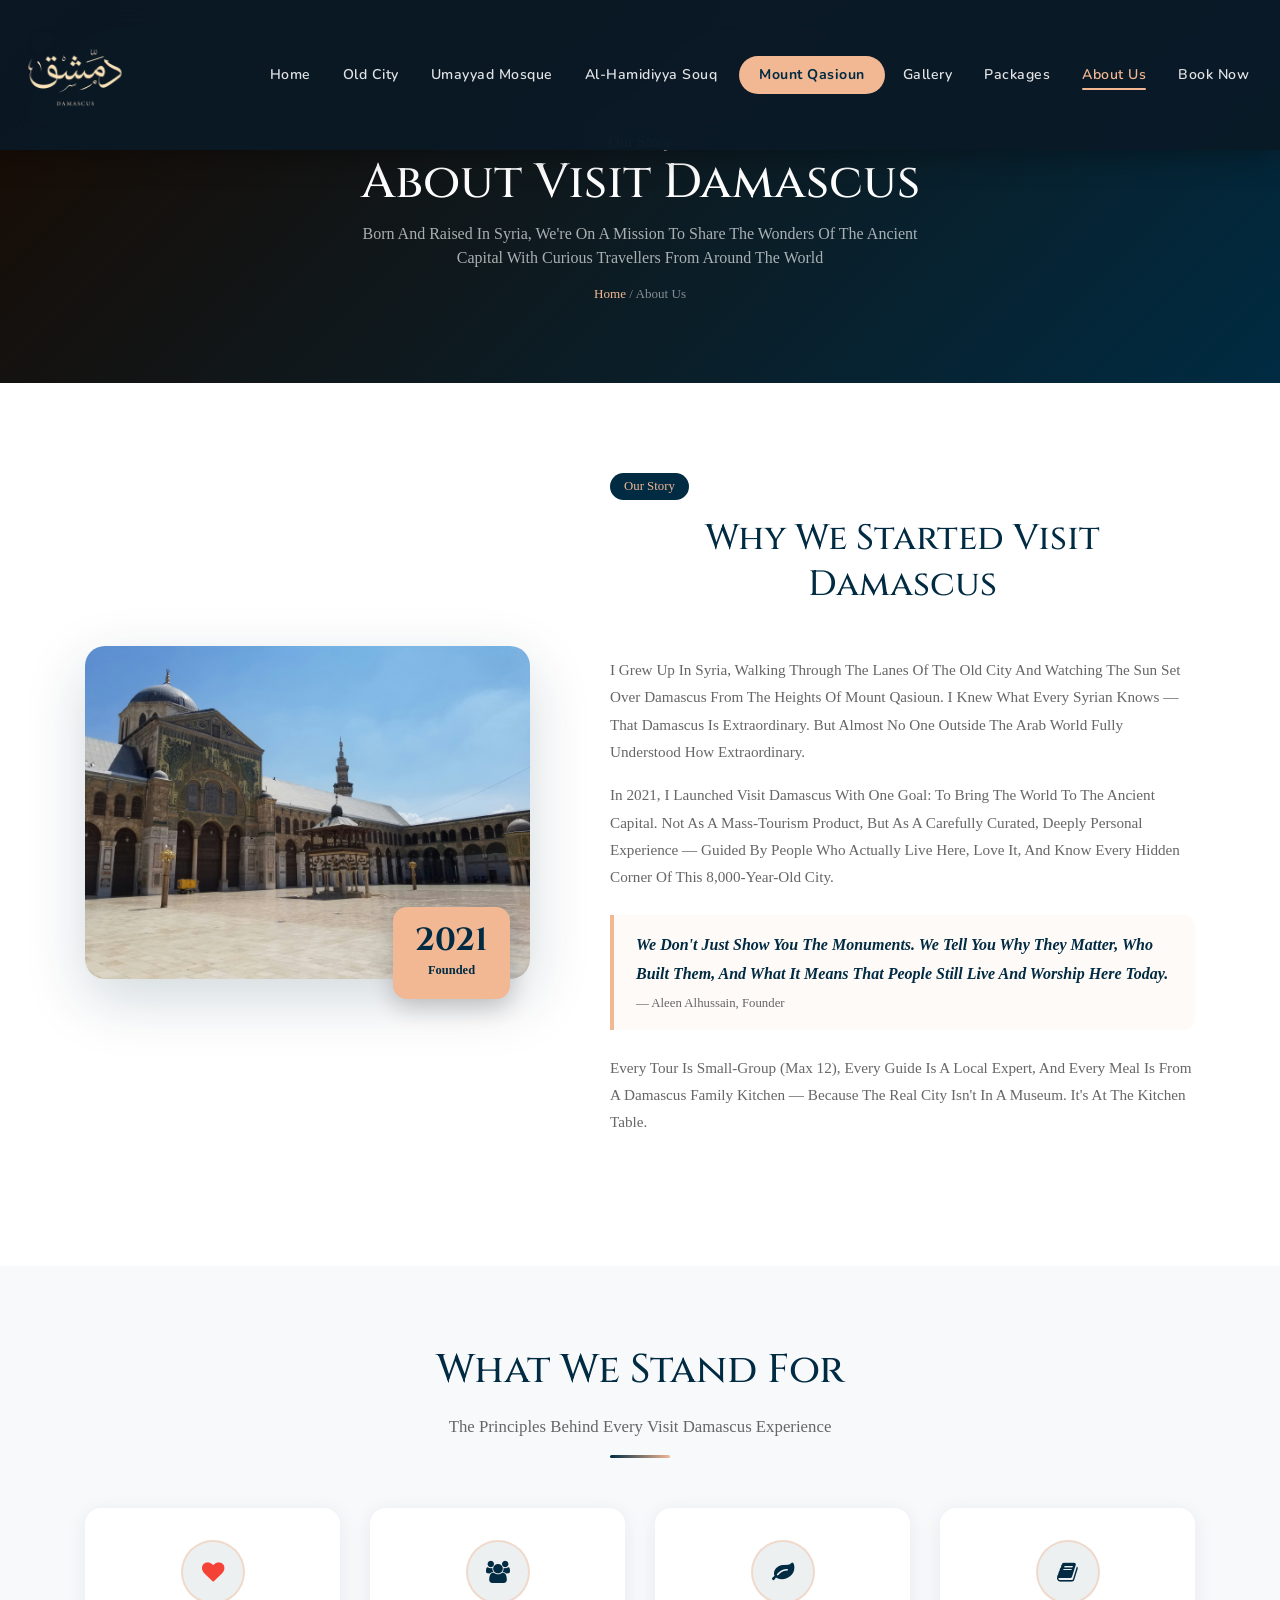
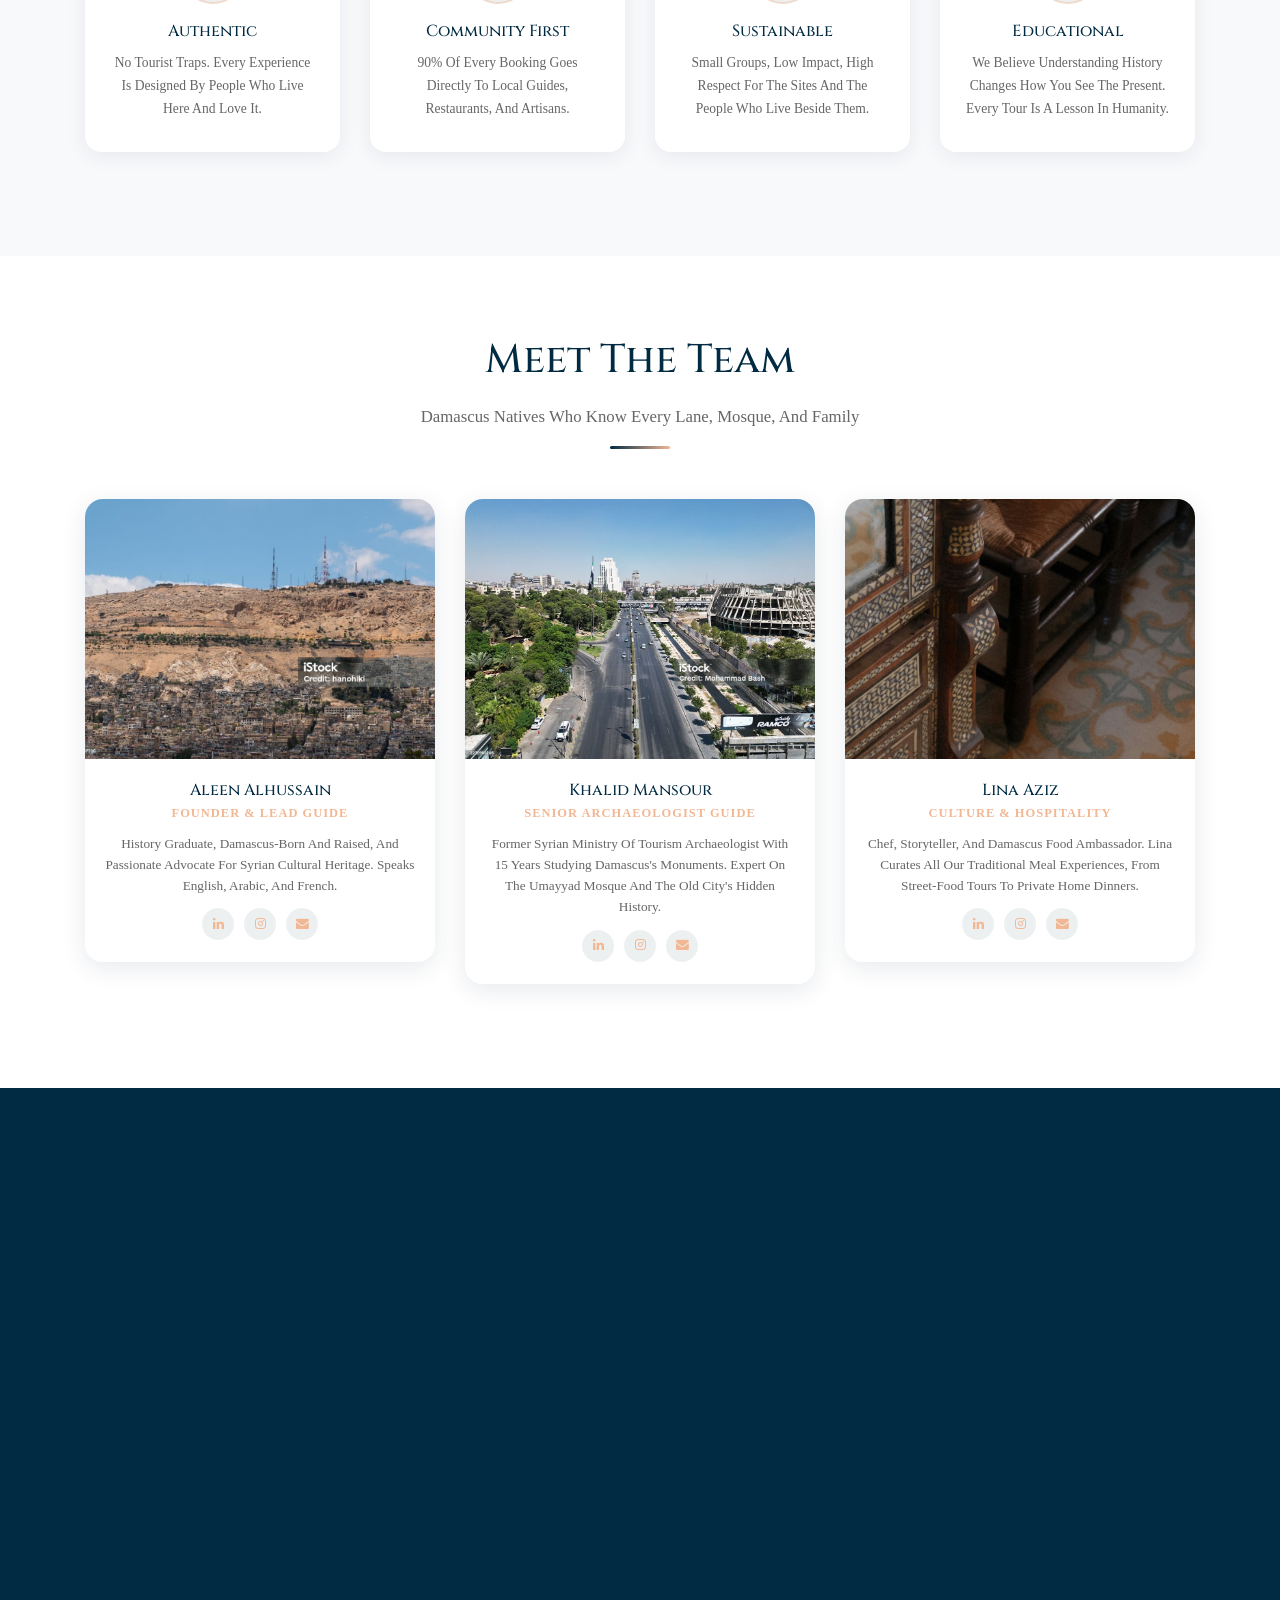
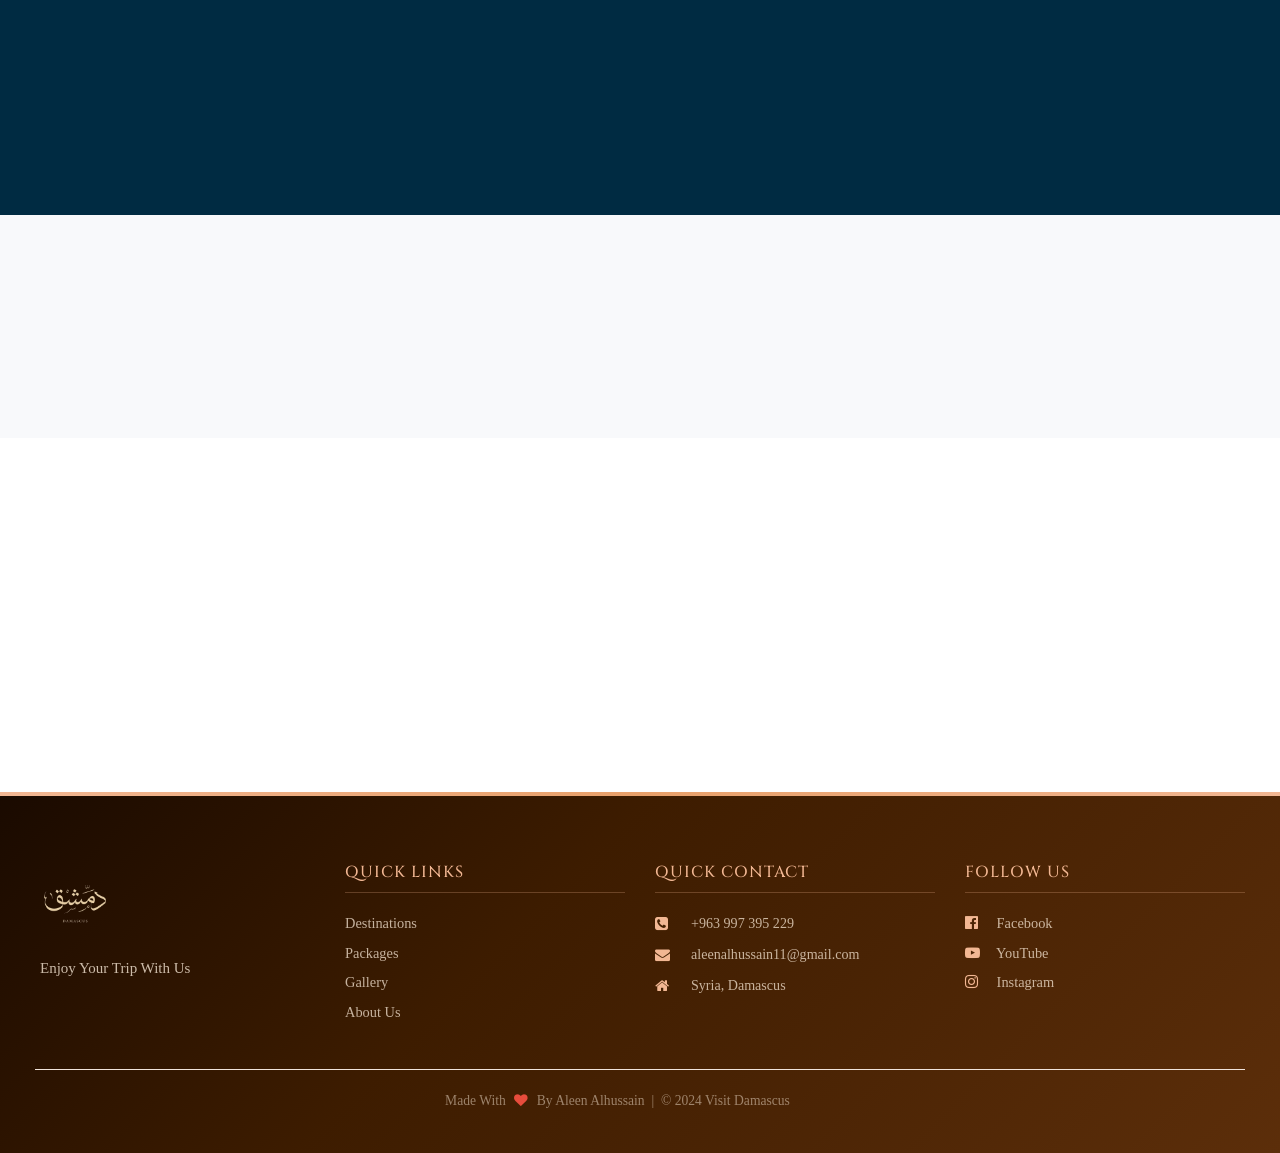
<file: about.html>
<!DOCTYPE html>
<html lang="en">
<head>
    <meta charset="UTF-8">
    <meta http-equiv="X-UA-Compatible" content="IE=edge">
    <meta name="viewport" content="width=device-width, initial-scale=1.0">
    <title>About Us | Visit Damascus</title>
    <link rel="stylesheet" href="libs/bootstrap.min.css">
    <script src="libs/jquery.min.js"></script>
    <script src="libs/popper.min.js"></script>
    <script src="libs/bootstrap.min.js"></script>
    <link rel="stylesheet" href="css/font-awesome.min.css">
    <link href="https://fonts.googleapis.com/css2?family=Cinzel:wght@400;500;700&family=Nunito:ital,wght@0,200;0,600;1,200;1,400;1,700&family=Trirong:ital,wght@0,200;0,400;1,300&display=swap" rel="stylesheet">
    <link rel="stylesheet" href="https://unpkg.com/aos@2.3.4/dist/aos.css">
    <link rel="stylesheet" href="css/style.css">
    <link rel="stylesheet" href="css/enhancements.css">
    <style>
        /* Hero */
        .about-hero {
            background: linear-gradient(135deg, #1a0a00 0%, var(--primary) 100%);
            padding: 130px 0 80px; text-align: center; color: #fff;
        }
        .about-hero h1 { font-family:'Cinzel',serif; font-size:clamp(2rem,5vw,3rem); color:#fff; margin-bottom:10px; }
        .about-hero p { color:rgba(255,255,255,0.65); font-size:1rem; max-width:600px; margin:0 auto; }
        .gallery-breadcrumb { margin-top:14px; font-size:0.82rem; color:rgba(255,255,255,0.5); }
        .gallery-breadcrumb a { color:var(--accent); text-decoration:none; }

        /* Story section */
        .story-section { padding: 90px 0; background: #fff; }
        .story-img-wrap { position:relative; }
        .story-img-wrap img { border-radius: 20px; width:100%; object-fit:cover; max-height:460px; box-shadow:0 20px 60px rgba(0,43,66,0.18); }
        .story-img-badge {
            position:absolute; bottom:-20px; right:20px;
            background:var(--accent); color:var(--primary);
            border-radius:14px; padding:18px 22px; text-align:center;
            box-shadow:0 8px 24px rgba(0,0,0,0.2);
        }
        .story-img-badge strong { display:block; font-family:'Cinzel',serif; font-size:2rem; color:var(--primary); line-height:1; }
        .story-img-badge span { font-size:0.78rem; font-weight:700; color:var(--primary); }

        .story-text { padding-left: 50px; }
        .story-text .history-badge { margin-bottom:16px; }
        .story-text h2 { font-family:'Cinzel',serif; color:var(--primary); font-size:clamp(1.6rem,3vw,2.2rem); margin-bottom:18px; line-height:1.3; }
        .story-text p { color:var(--text-muted); line-height:1.8; margin-bottom:16px; font-size:0.95rem; }

        .story-quote {
            border-left:4px solid var(--accent);
            padding:16px 22px; margin:24px 0;
            background:rgba(242,183,147,0.08);
            border-radius:0 12px 12px 0;
        }
        .story-quote p { color:var(--primary); font-style:italic; margin:0; font-size:1rem; font-weight:600; }
        .story-quote cite { font-size:0.8rem; color:var(--text-muted); margin-top:6px; display:block; font-style:normal; }

        /* Values */
        .values-section { padding: 80px 0; background: #f8f9fb; }
        .value-card {
            background:#fff; border-radius:16px; padding:32px 26px;
            box-shadow:0 4px 20px rgba(0,43,66,0.08);
            text-align:center; height:100%;
            transition:transform 0.35s, box-shadow 0.35s;
        }
        .value-card:hover { transform:translateY(-6px); box-shadow:0 14px 40px rgba(0,43,66,0.14); }
        .value-icon {
            width:64px; height:64px; border-radius:50%;
            background:rgba(0,43,66,0.07);
            color:var(--primary); font-size:1.4rem;
            display:flex; align-items:center; justify-content:center;
            margin:0 auto 18px;
            border:2px solid rgba(242,183,147,0.4);
        }
        .value-card h5 { font-family:'Cinzel',serif; color:var(--primary); margin-bottom:10px; font-size:1rem; }
        .value-card p { color:var(--text-muted); font-size:0.85rem; line-height:1.7; margin:0; }

        /* Team */
        .team-section { padding: 80px 0; background: #fff; }
        .team-card {
            border-radius:18px; overflow:hidden;
            box-shadow:0 6px 24px rgba(0,43,66,0.1);
            transition:transform 0.35s;
        }
        .team-card:hover { transform:translateY(-6px); }
        .team-img { position:relative; overflow:hidden; }
        .team-img img { width:100%; height:260px; object-fit:cover; transition:transform 0.5s; }
        .team-card:hover .team-img img { transform:scale(1.06); }
        .team-body { padding:22px 20px; text-align:center; background:#fff; }
        .team-body h5 { font-family:'Cinzel',serif; color:var(--primary); margin-bottom:4px; font-size:1rem; }
        .team-body .team-role { color:var(--accent); font-size:0.78rem; font-weight:700; text-transform:uppercase; letter-spacing:1px; display:block; margin-bottom:10px; }
        .team-body p { color:var(--text-muted); font-size:0.83rem; line-height:1.6; margin:0; }
        .team-social { margin-top:12px; display:flex; justify-content:center; gap:10px; }
        .team-social a { width:32px; height:32px; border-radius:50%; background:rgba(0,43,66,0.07); display:flex; align-items:center; justify-content:center; color:var(--primary); font-size:0.8rem; transition:all 0.3s; text-decoration:none; }
        .team-social a:hover { background:var(--primary); color:var(--accent); }

        /* Testimonials carousel */
        .testimonials-section { padding:80px 0; background:var(--primary); }
        .testimonials-section .section-header h2 { color:#fff; }
        .testimonials-section .section-sub { color:rgba(255,255,255,0.55); }
        .testimonials-section .section-divider { background:linear-gradient(90deg,transparent,var(--accent),transparent); }

        .testimonial-carousel { max-width:800px; margin:0 auto; }
        .testi-slide {
            display:none; text-align:center; padding:10px 20px;
        }
        .testi-slide.active { display:block; }
        .testi-avatar {
            width:80px; height:80px; border-radius:50%;
            border:3px solid var(--accent);
            margin:0 auto 18px; overflow:hidden;
        }
        .testi-avatar img { width:100%; height:100%; object-fit:cover; }
        .testi-stars { color:#f39c12; font-size:1rem; margin-bottom:14px; }
        .testi-text {
            color:rgba(255,255,255,0.85); font-size:1.05rem;
            line-height:1.8; font-style:italic; margin-bottom:18px;
            text-transform:none;
        }
        .testi-text::before { content:'"'; font-size:2.5rem; color:var(--accent); line-height:0; vertical-align:-0.5em; margin-right:4px; }
        .testi-text::after  { content:'"'; font-size:2.5rem; color:var(--accent); line-height:0; vertical-align:-0.5em; margin-left:4px; }
        .testi-name { font-family:'Cinzel',serif; color:var(--accent); font-size:1rem; }
        .testi-location { color:rgba(255,255,255,0.45); font-size:0.8rem; text-transform:none; }
        .testi-dots { display:flex; justify-content:center; gap:8px; margin-top:28px; }
        .testi-dot {
            width:10px; height:10px; border-radius:50%;
            background:rgba(255,255,255,0.25); border:none;
            cursor:pointer; transition:background 0.3s, transform 0.3s;
            padding:0;
        }
        .testi-dot.active { background:var(--accent); transform:scale(1.3); }
        .testi-controls { display:flex; justify-content:center; gap:14px; margin-top:18px; }
        .testi-btn {
            width:40px; height:40px; border-radius:50%;
            background:rgba(255,255,255,0.1);
            border:1px solid rgba(255,255,255,0.2);
            color:var(--accent); font-size:0.85rem;
            cursor:pointer; transition:all 0.3s;
        }
        .testi-btn:hover { background:var(--accent); color:var(--primary); }

        /* Stats bar */
        .about-stats { padding:60px 0; background:#f8f9fb; }
        .astat { text-align:center; }
        .astat h3 { font-family:'Cinzel',serif; font-size:2.4rem; color:var(--primary); margin-bottom:4px; }
        .astat p { color:var(--text-muted); font-size:0.85rem; }

        /* CTA */
        .about-cta { padding:80px 0; background:var(--accent); text-align:center; }
        .about-cta h2 { font-family:'Cinzel',serif; color:var(--primary); font-size:clamp(1.5rem,3vw,2.2rem); margin-bottom:10px; }
        .about-cta p { color:rgba(0,43,66,0.7); margin-bottom:24px; }
        .btn-about-cta {
            background:var(--primary); color:var(--accent) !important;
            padding:13px 34px !important; border-radius:50px;
            font-weight:700; font-size:0.95rem;
            text-decoration:none !important; transition:all 0.3s;
            display:inline-flex; align-items:center; gap:8px;
        }
        .btn-about-cta:hover { background:#003d5c; }

        @media(max-width:768px) {
            .story-text { padding-left:0; margin-top:40px; }
            .story-img-badge { position:static; margin-top:16px; display:inline-block; border-radius:12px; }
        }
    </style>
</head>
<body>

<nav class="navbar navbar-expand-md navbar-light fixed-top navbar-scrolled" id="mainNav">
    <div class="container-fluid">
        <a class="navbar-brand" href="index.html"><img src="images/logo4.png" alt="damascus Logo" class="logo" style="width:120px;height:auto !important;"></a>
        <button class="navbar-toggler" type="button" data-toggle="collapse" data-target="#collapsibleNavbar">
            <span class="navbar-toggler-icon"></span>
        </button>
        <div class="collapse navbar-collapse" id="collapsibleNavbar">
            <ul class="navbar-nav ml-auto">
                <li class="nav-item"><a class="nav-link" href="index.html">Home</a></li>
                <li class="nav-item"><a class="nav-link" href="oldcity.html">Old City</a></li>
                <li class="nav-item"><a class="nav-link" href="umayyad.html">Umayyad Mosque</a></li>
                <li class="nav-item"><a class="nav-link" href="hamidiyya.html">Al-Hamidiyya Souq</a></li>
                <li class="nav-item"><a class="nav-link" href="qasioun.html">Mount Qasioun</a></li>
                <li class="nav-item"><a class="nav-link" href="gallery.html">Gallery</a></li>
                <li class="nav-item"><a class="nav-link" href="packages.html">Packages</a></li>
                <li class="nav-item"><a class="nav-link active" href="about.html">About Us</a></li>
                <li class="nav-item"><a class="nav-link" href="index.html#booking">Book Now</a></li>
            </ul>
        </div>
    </div>
</nav>

<!-- Hero -->
<div class="about-hero">
    <div class="container">
        <p data-aos="fade-down">Our Story</p>
        <h1 data-aos="zoom-in" data-aos-delay="100">About Visit Damascus</h1>
        <p data-aos="fade-up" data-aos-delay="200">Born and raised in Syria, we're on a mission to share the wonders of the ancient capital with curious travellers from around the world</p>
        <div class="gallery-breadcrumb" data-aos="fade-up" data-aos-delay="300">
            <a href="index.html">Home</a> / About Us
        </div>
    </div>
</div>

<!-- Story -->
<section class="story-section">
    <div class="container">
        <div class="row align-items-center">
            <div class="col-md-5 col-12 mb-4" data-aos="fade-right">
                <div class="story-img-wrap">
                    <img src="images/50.jpg" alt="Aleen Alhussain – Founder">
                    <div class="story-img-badge">
                        <strong>2021</strong>
                        <span>Founded</span>
                    </div>
                </div>
            </div>
            <div class="col-md-7 col-12 mb-4" data-aos="fade-left">
                <div class="story-text">
                    <span class="history-badge">Our Story</span>
                    <h2>Why We Started Visit Damascus</h2>
                    <p>I grew up in Syria, walking through the lanes of the Old City and watching the sun set over Damascus from the heights of Mount Qasioun. I knew what every Syrian knows — that Damascus is extraordinary. But almost no one outside the Arab world fully understood how extraordinary.</p>
                    <p>In 2021, I launched Visit Damascus with one goal: to bring the world to the ancient capital. Not as a mass-tourism product, but as a carefully curated, deeply personal experience — guided by people who actually live here, love it, and know every hidden corner of this 8,000-year-old city.</p>
                    <div class="story-quote">
                        <p>We don't just show you the monuments. We tell you why they matter, who built them, and what it means that people still live and worship here today.</p>
                        <cite>— Aleen Alhussain, Founder</cite>
                    </div>
                    <p>Every tour is small-group (max 12), every guide is a local expert, and every meal is from a Damascus family kitchen — because the real city isn't in a museum. It's at the kitchen table.</p>
                </div>
            </div>
        </div>
    </div>
</section>

<!-- Values -->
<section class="values-section">
    <div class="container">
        <div class="section-header" data-aos="fade-up">
            <h2>What We Stand For</h2>
            <p class="section-sub">The principles behind every Visit Damascus experience</p>
            <span class="section-divider"></span>
        </div>
        <div class="row">
            <div class="col-md-3 col-6 mb-4" data-aos="fade-up" data-aos-delay="50">
                <div class="value-card">
                    <div class="value-icon"><i class="fa fa-heart"></i></div>
                    <h5>Authentic</h5>
                    <p>No tourist traps. Every experience is designed by people who live here and love it.</p>
                </div>
            </div>
            <div class="col-md-3 col-6 mb-4" data-aos="fade-up" data-aos-delay="100">
                <div class="value-card">
                    <div class="value-icon"><i class="fa fa-users"></i></div>
                    <h5>Community First</h5>
                    <p>90% of every booking goes directly to local guides, restaurants, and artisans.</p>
                </div>
            </div>
            <div class="col-md-3 col-6 mb-4" data-aos="fade-up" data-aos-delay="150">
                <div class="value-card">
                    <div class="value-icon"><i class="fa fa-leaf"></i></div>
                    <h5>Sustainable</h5>
                    <p>Small groups, low impact, high respect for the sites and the people who live beside them.</p>
                </div>
            </div>
            <div class="col-md-3 col-6 mb-4" data-aos="fade-up" data-aos-delay="200">
                <div class="value-card">
                    <div class="value-icon"><i class="fa fa-book"></i></div>
                    <h5>Educational</h5>
                    <p>We believe understanding history changes how you see the present. Every tour is a lesson in humanity.</p>
                </div>
            </div>
        </div>
    </div>
</section>

<!-- Team -->
<section class="team-section">
    <div class="container">
        <div class="section-header" data-aos="fade-up">
            <h2>Meet the Team</h2>
            <p class="section-sub">Damascus natives who know every lane, mosque, and family</p>
            <span class="section-divider"></span>
        </div>
        <div class="row justify-content-center">
            <div class="col-md-4 col-sm-6 col-12 mb-4" data-aos="fade-up" data-aos-delay="100">
                <div class="team-card">
                    <div class="team-img"><img src="images/37.jpg" alt="Aleen Alhussain"></div>
                    <div class="team-body">
                        <h5>Aleen Alhussain</h5>
                        <span class="team-role">Founder & Lead Guide</span>
                        <p>History graduate, Damascus-born and raised, and passionate advocate for Syrian cultural heritage. Speaks English, Arabic, and French.</p>
                        <div class="team-social">
                            <a href="#"><i class="fa fa-linkedin"></i></a>
                            <a href="#"><i class="fa fa-instagram"></i></a>
                            <a href="#"><i class="fa fa-envelope"></i></a>
                        </div>
                    </div>
                </div>
            </div>
            <div class="col-md-4 col-sm-6 col-12 mb-4" data-aos="fade-up" data-aos-delay="200">
                <div class="team-card">
                    <div class="team-img"><img src="images/36.jpg" alt="Khalid Mansour"></div>
                    <div class="team-body">
                        <h5>Khalid Mansour</h5>
                        <span class="team-role">Senior Archaeologist Guide</span>
                        <p>Former Syrian Ministry of Tourism archaeologist with 15 years studying Damascus's monuments. Expert on the Umayyad Mosque and the Old City's hidden history.</p>
                        <div class="team-social">
                            <a href="#"><i class="fa fa-linkedin"></i></a>
                            <a href="#"><i class="fa fa-instagram"></i></a>
                            <a href="#"><i class="fa fa-envelope"></i></a>
                        </div>
                    </div>
                </div>
            </div>
            <div class="col-md-4 col-sm-6 col-12 mb-4" data-aos="fade-up" data-aos-delay="300">
                <div class="team-card">
                    <div class="team-img"><img src="images/44.jpg" alt="Lina Aziz" onerror="this.src='images/42.jpeg'"></div>
                    <div class="team-body">
                        <h5>Lina Aziz</h5>
                        <span class="team-role">Culture & Hospitality</span>
                        <p>Chef, storyteller, and Damascus food ambassador. Lina curates all our traditional meal experiences, from street-food tours to private home dinners.</p>
                        <div class="team-social">
                            <a href="#"><i class="fa fa-linkedin"></i></a>
                            <a href="#"><i class="fa fa-instagram"></i></a>
                            <a href="#"><i class="fa fa-envelope"></i></a>
                        </div>
                    </div>
                </div>
            </div>
        </div>
    </div>
</section>

<!-- Testimonials Carousel -->
<section class="testimonials-section">
    <div class="container">
        <div class="section-header" data-aos="fade-up">
            <h2>What Visitors Say</h2>
            <p class="section-sub">From travellers who experienced Damascus with us</p>
            <span class="section-divider"></span>
        </div>

        <div class="testimonial-carousel" data-aos="fade-up" data-aos-delay="100">
            <div class="testi-slide active">
                <div class="testi-avatar"><img src="images/34.jpg" alt="Omar Al-Hassan"></div>
                <div class="testi-stars"><i class="fa fa-star"></i><i class="fa fa-star"></i><i class="fa fa-star"></i><i class="fa fa-star"></i><i class="fa fa-star"></i></div>
                <p class="testi-text">Standing on Mount Qasioun watching Damascus light up below me at night — that moment alone was worth the entire trip. The guide knew every story behind every minaret and alley. Absolutely magical.</p>
                <p class="testi-name">Omar Al-Hassan</p>
                <p class="testi-location">Beirut, Lebanon · Qasioun Night Tour</p>
            </div>
            <div class="testi-slide">
                <div class="testi-avatar"><img src="images/31.jpg" alt="Maria Fontaine"></div>
                <div class="testi-stars"><i class="fa fa-star"></i><i class="fa fa-star"></i><i class="fa fa-star"></i><i class="fa fa-star"></i><i class="fa fa-star-half-o"></i></div>
                <p class="testi-text">The Umayyad Mosque is an architect's dream. I've travelled to Rome, Istanbul, and Isfahan — this rivals all of them. The golden mosaics in the courtyard are extraordinary. Our guide made every detail come alive.</p>
                <p class="testi-name">Maria Fontaine</p>
                <p class="testi-location">Lyon, France · Sacred Damascus Package</p>
            </div>
            <div class="testi-slide">
                <div class="testi-avatar"><img src="images/1.jpg" alt="Ahmed Khoury"></div>
                <div class="testi-stars"><i class="fa fa-star"></i><i class="fa fa-star"></i><i class="fa fa-star"></i><i class="fa fa-star"></i><i class="fa fa-star"></i></div>
                <p class="testi-text">Walking through the Old City of Damascus felt like stepping back 2,000 years. The lanes, the souqs, the hidden courtyard houses — all completely authentic. Aleen's knowledge and passion made every hour unforgettable. I'm already planning my return.</p>
                <p class="testi-name">Ahmed Khoury</p>
                <p class="testi-location">Dubai, UAE · Old City Walking Tour</p>
            </div>
            <div class="testi-slide">
                <div class="testi-avatar"><img src="images/33.jpg" alt="Sophie Braun"></div>
                <div class="testi-stars"><i class="fa fa-star"></i><i class="fa fa-star"></i><i class="fa fa-star"></i><i class="fa fa-star"></i><i class="fa fa-star"></i></div>
                <p class="testi-text">The Full Damascus Experience was the best travel decision I've ever made. Four days, four completely different places, and one incredible team. The dinner in the Damascus old house was a highlight of my entire year.</p>
                <p class="testi-name">Sophie Braun</p>
                <p class="testi-location">Berlin, Germany · Full Damascus Experience</p>
            </div>

            <div class="testi-dots">
                <button class="testi-dot active" data-idx="0"></button>
                <button class="testi-dot" data-idx="1"></button>
                <button class="testi-dot" data-idx="2"></button>
                <button class="testi-dot" data-idx="3"></button>
            </div>
            <div class="testi-controls">
                <button class="testi-btn" id="testiPrev"><i class="fa fa-chevron-left"></i></button>
                <button class="testi-btn" id="testiNext"><i class="fa fa-chevron-right"></i></button>
            </div>
        </div>
    </div>
</section>

<!-- Stats -->
<section class="about-stats">
    <div class="container">
        <div class="row text-center">
            <div class="col-6 col-md-3 mb-3" data-aos="fade-up" data-aos-delay="50">
                <div class="astat">
                    <h3>500+</h3><p>Happy Travellers</p>
                </div>
            </div>
            <div class="col-6 col-md-3 mb-3" data-aos="fade-up" data-aos-delay="100">
                <div class="astat">
                    <h3>4</h3><p>Unique Destinations</p>
                </div>
            </div>
            <div class="col-6 col-md-3 mb-3" data-aos="fade-up" data-aos-delay="150">
                <div class="astat">
                    <h3>4.9★</h3><p>Average Rating</p>
                </div>
            </div>
            <div class="col-6 col-md-3 mb-3" data-aos="fade-up" data-aos-delay="200">
                <div class="astat">
                    <h3>3+</h3><p>Years of Experience</p>
                </div>
            </div>
        </div>
    </div>
</section>

<!-- CTA -->
<section class="about-cta" data-aos="fade-up">
    <div class="container">
        <h2>Ready to discover Damascus with us?</h2>
        <p>Choose a package, or contact us for a custom quote — we reply within 24 hours.</p>
        <a href="packages.html" class="btn-about-cta"><i class="fa fa-map-o"></i> View All Packages</a>
    </div>
</section>

<!-- Footer -->
<section class="footer" id="contact">
    <div class="container-fluid">
        <div class="row">
            <div class="col-md-3 col-12"><img src="images/logo4.png" class="footer-logo" alt=""><p class="footer-disc list">Enjoy your trip with us</p></div>
            <div class="col-md-3 col-12"><h4>Quick Links</h4><ul class="list"><li><a href="index.html#about">Destinations</a></li><li><a href="packages.html">Packages</a></li><li><a href="gallery.html">Gallery</a></li><li><a href="about.html">About Us</a></li></ul></div>
            <div class="col-md-3 col-12"><h4>Quick Contact</h4><a href="tel:+963997395229" class="icon"><i class="fa fa-phone-square"></i>+963 997 395 229</a><a href="mailto:aleenalhussain11@gmail.com" class="icon"><i class="fa fa-envelope"></i>aleenalhussain11@gmail.com</a><a href="#" class="icon"><i class="fa fa-home"></i>Syria, Damascus</a></div>
            <div class="col-md-3 col-12"><h4 class="follow">Follow Us</h4><a href="https://facebook.com" target="_blank"><i class="fa fa-facebook-official"></i> Facebook</a><a href="https://youtube.com" target="_blank"><i class="fa fa-youtube-play"></i> YouTube</a><a href="https://instagram.com" target="_blank"><i class="fa fa-instagram"></i> Instagram</a></div>
        </div>
        <hr>
        <p class="copyright">Made with <i class="fa fa-heart"></i> by Aleen Alhussain &nbsp;|&nbsp; &copy; 2024 Visit Damascus</p>
    </div>
</section>

<button class="back-to-top" id="backToTop"><i class="fa fa-chevron-up"></i></button>
<script src="https://unpkg.com/aos@2.3.4/dist/aos.js"></script>
<script>
AOS.init({ duration: 700, once: true });
$(window).scroll(function() {
    if ($(this).scrollTop() > 400) $('#backToTop').addClass('show'); else $('#backToTop').removeClass('show');
});
$('#backToTop').click(function() { $('html,body').animate({scrollTop:0},600); });

// Testimonials carousel
var slides = document.querySelectorAll('.testi-slide');
var dots   = document.querySelectorAll('.testi-dot');
var cur = 0;
function goTo(n) {
    slides[cur].classList.remove('active');
    dots[cur].classList.remove('active');
    cur = (n + slides.length) % slides.length;
    slides[cur].classList.add('active');
    dots[cur].classList.add('active');
}
document.getElementById('testiNext').addEventListener('click', function() { goTo(cur + 1); });
document.getElementById('testiPrev').addEventListener('click', function() { goTo(cur - 1); });
dots.forEach(function(d) { d.addEventListener('click', function() { goTo(+this.dataset.idx); }); });
setInterval(function() { goTo(cur + 1); }, 5000);
</script>
</body>
</html>
</file>
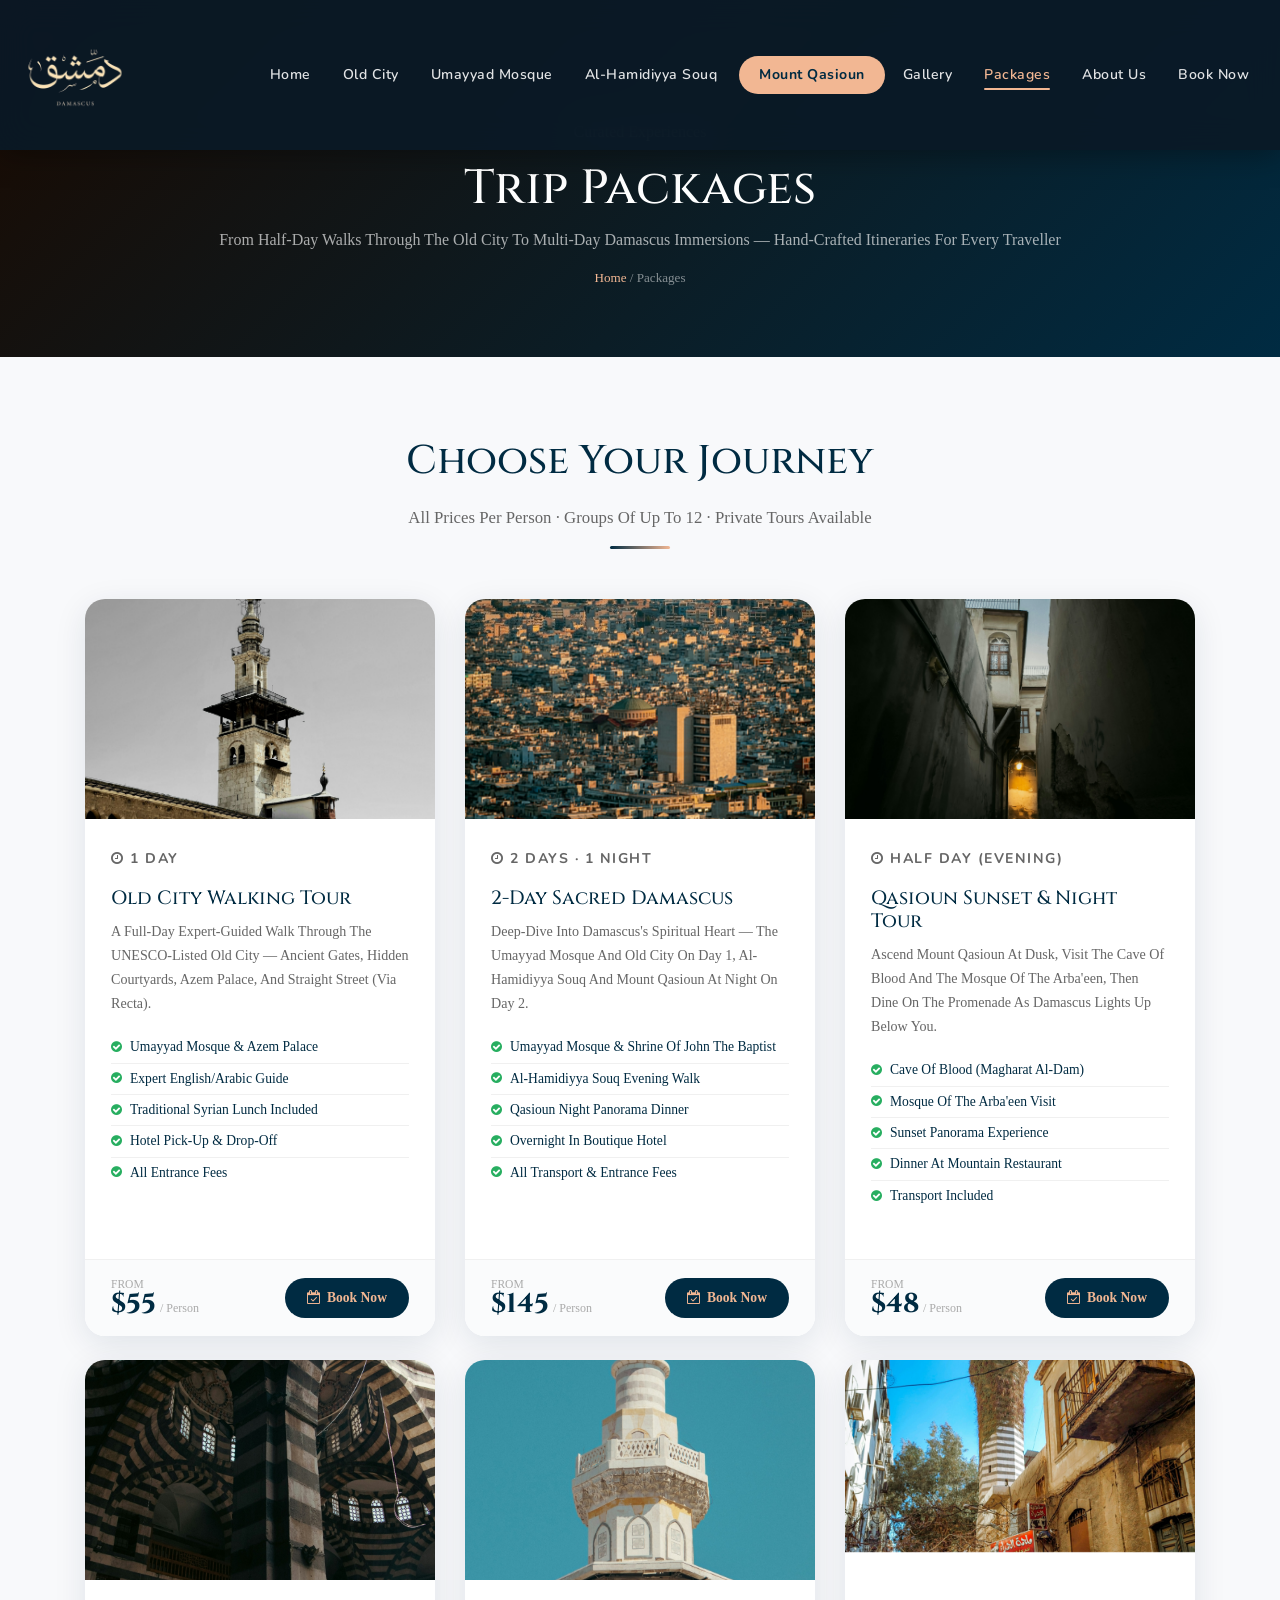
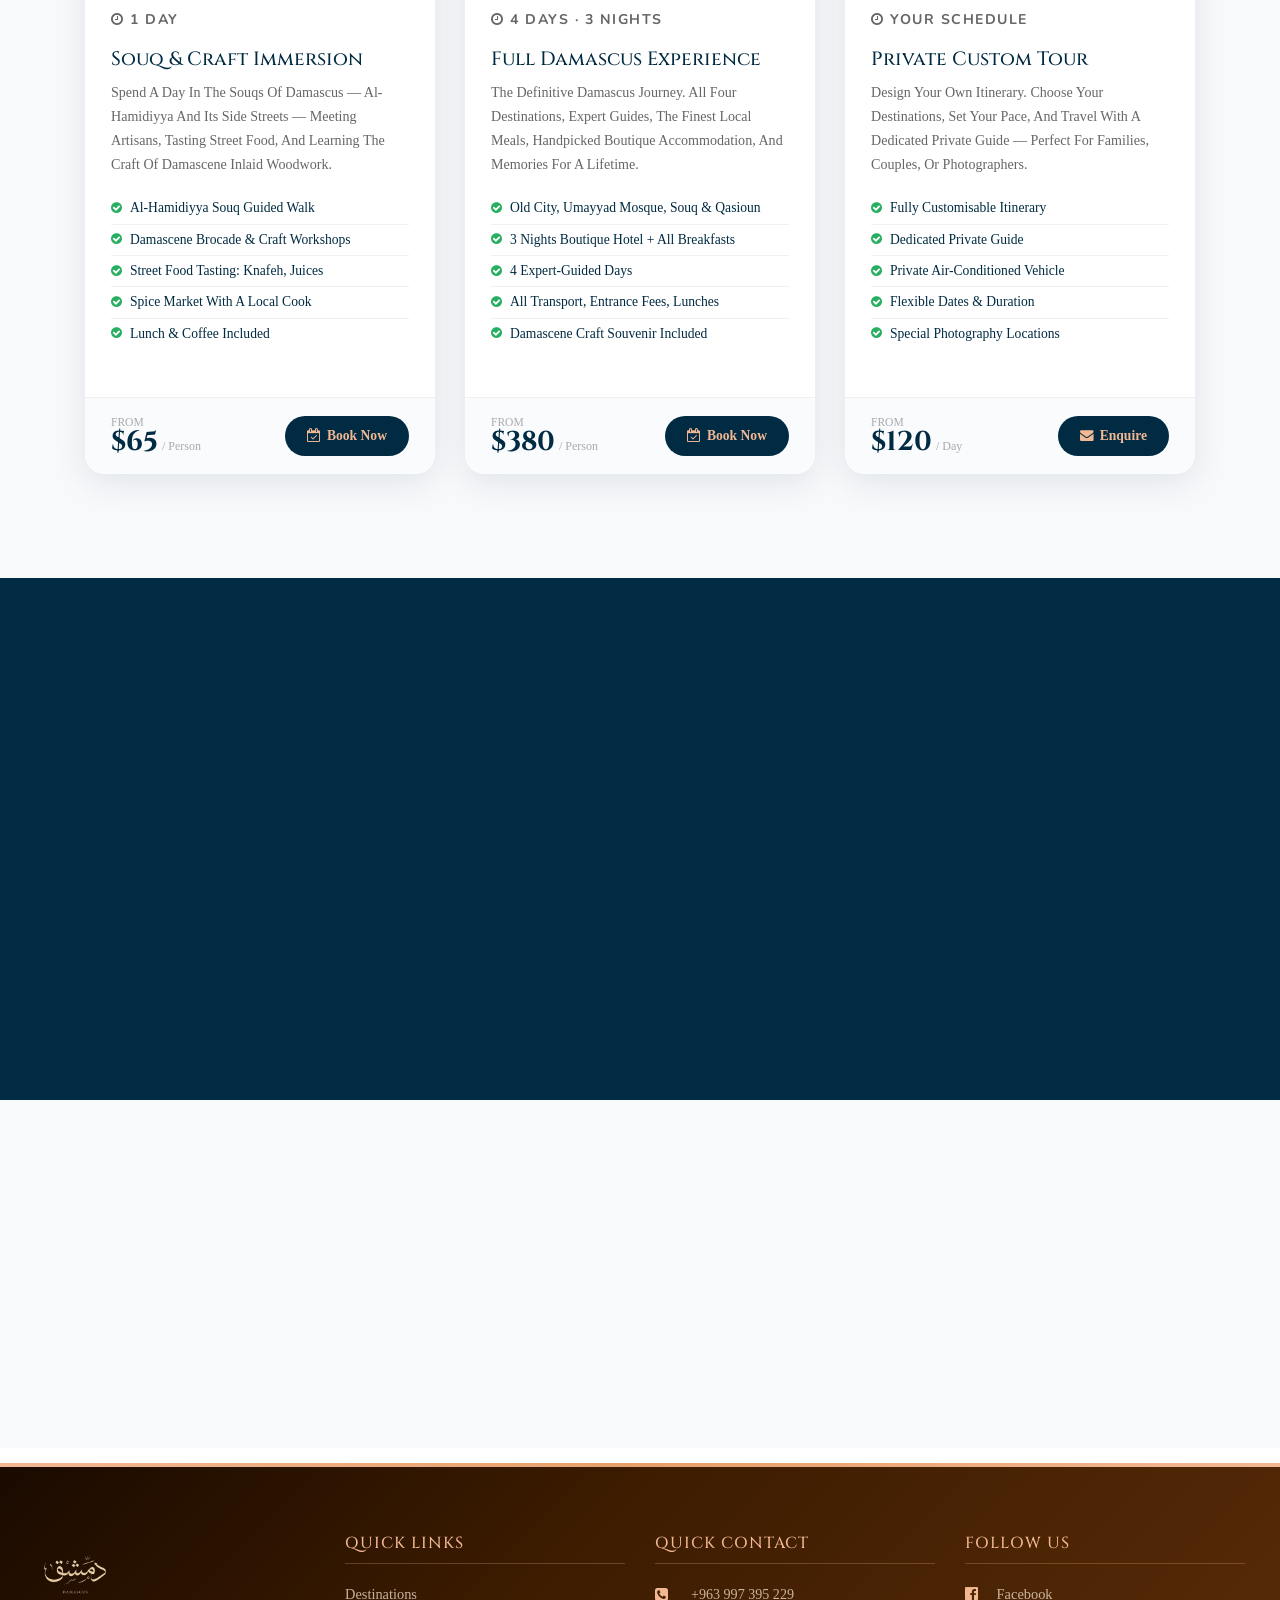
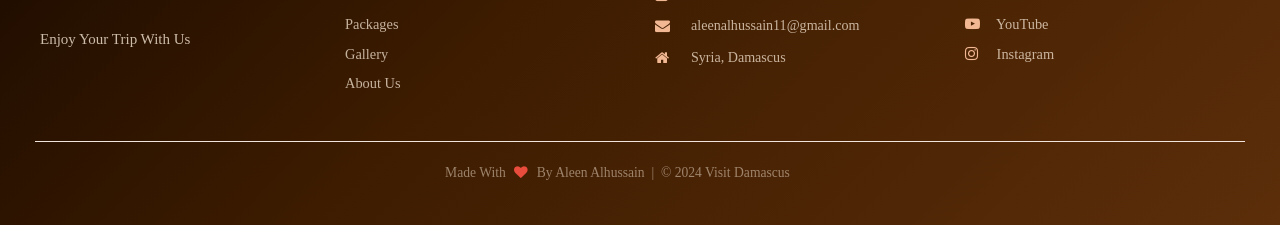
<file: packages.html>
<!DOCTYPE html>
<html lang="en">
<head>
    <meta charset="UTF-8">
    <meta http-equiv="X-UA-Compatible" content="IE=edge">
    <meta name="viewport" content="width=device-width, initial-scale=1.0">
    <title>Trip Packages | Visit Damascus</title>
    <link rel="stylesheet" href="libs/bootstrap.min.css">
    <script src="libs/jquery.min.js"></script>
    <script src="libs/popper.min.js"></script>
    <script src="libs/bootstrap.min.js"></script>
    <link rel="stylesheet" href="css/font-awesome.min.css">
    <link href="https://fonts.googleapis.com/css2?family=Cinzel:wght@400;500;700&family=Nunito:ital,wght@0,200;0,600;1,200;1,400;1,700&family=Trirong:ital,wght@0,200;0,400;1,300&display=swap" rel="stylesheet">
    <link rel="stylesheet" href="https://unpkg.com/aos@2.3.4/dist/aos.css">
    <link rel="stylesheet" href="css/style.css">
    <link rel="stylesheet" href="css/enhancements.css">
    <style>
        .packages-hero {
            background: linear-gradient(135deg, #1a0a00 0%, var(--primary) 100%);
            padding: 120px 0 70px;
            text-align: center; color: #fff;
        }
        .packages-hero h1 { font-family:'Cinzel',serif; font-size:clamp(2rem,5vw,3rem); color:#fff; margin-bottom:10px; }
        .packages-hero p { color:rgba(255,255,255,0.65); }
        .gallery-breadcrumb { margin-top:14px; font-size:0.82rem; color:rgba(255,255,255,0.5); }
        .gallery-breadcrumb a { color:var(--accent); text-decoration:none; }

        /* Package cards */
        .pkg-section { padding: 80px 0; background: #f8f9fb; }
        .pkg-card {
            background: #fff;
            border-radius: 20px;
            overflow: hidden;
            box-shadow: 0 8px 32px rgba(0,43,66,0.1);
            transition: transform 0.35s ease, box-shadow 0.35s ease;
            height: 100%;
            display: flex; flex-direction: column;
            position: relative;
        }
        .pkg-card:hover { transform: translateY(-8px); box-shadow: 0 20px 50px rgba(0,43,66,0.18); }
        .pkg-badge {
            position: absolute; top: 18px; right: 18px;
            background: var(--accent); color: var(--primary);
            font-size: 0.7rem; font-weight: 800;
            padding: 4px 12px; border-radius: 50px;
            text-transform: uppercase; letter-spacing: 1px;
        }
        .pkg-badge.popular { background: #e74c3c; color: #fff; }
        .pkg-img { position: relative; overflow: hidden; }
        .pkg-img img { width: 100%; height: 220px; object-fit: cover; transition: transform 0.5s; }
        .pkg-card:hover .pkg-img img { transform: scale(1.06); }
        .pkg-body { padding: 28px 26px; flex: 1; display: flex; flex-direction: column; }
        .pkg-duration {
            font-size: 0.75rem; font-weight: 700; letter-spacing: 1.5px;
            text-transform: uppercase; color: var(--accent);
            font-family: 'Nunito', sans-serif; margin-bottom: 8px;
        }
        .pkg-body h3 { font-family:'Cinzel',serif; color:var(--primary); font-size:1.2rem; margin-bottom:10px; }
        .pkg-body p { color:var(--text-muted); font-size:0.88rem; line-height:1.7; margin-bottom:16px; }

        .pkg-highlights { list-style:none; padding:0; margin-bottom:20px; }
        .pkg-highlights li { font-size:0.85rem; color:var(--primary); padding:5px 0; border-bottom:1px solid #f0f0f0; display:flex; align-items:center; gap:8px; }
        .pkg-highlights li:last-child { border-bottom:none; }
        .pkg-highlights li i { color:#27ae60; font-size:0.8rem; flex-shrink:0; }

        .pkg-footer {
            display:flex; align-items:center; justify-content:space-between;
            padding: 18px 26px;
            border-top: 1px solid #f0f0f0;
            background: #fafbfc;
        }
        .pkg-price { line-height:1; }
        .pkg-price .from { font-size:0.72rem; color:#aaa; text-transform:uppercase; display:block; }
        .pkg-price .amount { font-family:'Cinzel',serif; font-size:1.7rem; color:var(--primary); font-weight:700; }
        .pkg-price .per { font-size:0.75rem; color:#aaa; }
        .btn-pkg {
            background: var(--primary); color: var(--accent) !important;
            padding: 10px 22px !important; border-radius: 50px;
            font-size: 0.85rem; font-weight: 700;
            text-decoration: none !important; transition: all 0.3s;
            display: inline-flex; align-items: center; gap: 6px;
        }
        .btn-pkg:hover { background: #003d5c; transform: scale(1.04); }

        /* What's included strip */
        .included-section { padding: 70px 0; background: var(--primary); }
        .included-section .section-header h2 { color:#fff; }
        .included-section .section-sub { color:rgba(255,255,255,0.55); }
        .included-section .section-divider { background: linear-gradient(90deg,transparent,var(--accent),transparent); }
        .inc-item {
            text-align:center; padding:24px 16px; color:#fff;
        }
        .inc-icon {
            width:60px; height:60px; border-radius:50%;
            background:rgba(242,183,147,0.15);
            color:var(--accent); font-size:1.4rem;
            display:flex; align-items:center; justify-content:center;
            margin:0 auto 14px;
            border: 1px solid rgba(242,183,147,0.3);
        }
        .inc-item h5 { font-family:'Cinzel',serif; font-size:0.92rem; color:var(--accent); margin-bottom:6px; }
        .inc-item p { font-size:0.8rem; color:rgba(255,255,255,0.55); margin:0; line-height:1.5; }

        /* CTA */
        .pkg-cta { padding:80px 0; background:#f8f9fb; text-align:center; }
        .pkg-cta h2 { font-family:'Cinzel',serif; color:var(--primary); font-size:clamp(1.5rem,3vw,2.2rem); margin-bottom:12px; }
        .pkg-cta p { color:var(--text-muted); margin-bottom:28px; }
        .btn-cta-pkg {
            background:var(--accent); color:var(--primary) !important;
            padding:14px 36px !important; border-radius:50px; font-weight:700;
            font-size:1rem; text-decoration:none !important;
            display:inline-flex; align-items:center; gap:8px;
            transition:all 0.3s;
        }
        .btn-cta-pkg:hover { background:var(--accent-dark); transform:scale(1.04); }

        @media(max-width:576px) {
            .pkg-footer { flex-direction:column; gap:14px; text-align:center; }
        }
    </style>
</head>
<body>

<nav class="navbar navbar-expand-md navbar-light fixed-top navbar-scrolled" id="mainNav">
    <div class="container-fluid">
        <a class="navbar-brand" href="index.html"><img src="images/logo4.png" alt="damascus Logo" class="logo" style="width:120px;height:auto !important;"></a>
        <button class="navbar-toggler" type="button" data-toggle="collapse" data-target="#collapsibleNavbar">
            <span class="navbar-toggler-icon"></span>
        </button>
        <div class="collapse navbar-collapse" id="collapsibleNavbar">
            <ul class="navbar-nav ml-auto">
                <li class="nav-item"><a class="nav-link" href="index.html">Home</a></li>
                <li class="nav-item"><a class="nav-link" href="oldcity.html">Old City</a></li>
                <li class="nav-item"><a class="nav-link" href="umayyad.html">Umayyad Mosque</a></li>
                <li class="nav-item"><a class="nav-link" href="salkhad.html">Al-Hamidiyya Souq</a></li>
                <li class="nav-item"><a class="nav-link" href="qasioun.html">Mount Qasioun</a></li>
                <li class="nav-item"><a class="nav-link" href="gallery.html">Gallery</a></li>
                <li class="nav-item"><a class="nav-link active" href="packages.html">Packages</a></li>
                <li class="nav-item"><a class="nav-link" href="about.html">About Us</a></li>
                <li class="nav-item"><a class="nav-link" href="index.html#booking">Book Now</a></li>
            </ul>
        </div>
    </div>
</nav>

<div class="packages-hero">
    <div class="container">
        <p data-aos="fade-down">Curated Experiences</p>
        <h1 data-aos="zoom-in" data-aos-delay="100">Trip Packages</h1>
        <p data-aos="fade-up" data-aos-delay="200">From half-day walks through the Old City to multi-day Damascus immersions — hand-crafted itineraries for every traveller</p>
        <div class="gallery-breadcrumb" data-aos="fade-up" data-aos-delay="300">
            <a href="index.html">Home</a> / Packages
        </div>
    </div>
</div>

<!-- Packages Grid -->
<section class="pkg-section">
    <div class="container">
        <div class="section-header" data-aos="fade-up">
            <h2>Choose Your Journey</h2>
            <p class="section-sub">All prices per person · Groups of up to 12 · Private tours available</p>
            <span class="section-divider"></span>
        </div>
        <div class="row">

            <!-- Package 1 -->
            <div class="col-lg-4 col-md-6 col-12 mb-4" data-aos="fade-up" data-aos-delay="100">
                <div class="pkg-card">
                    <span class="pkg-badge">Day Trip</span>
                    <div class="pkg-img"><img src="images/11.jpg" alt="Old City Damascus Tour"></div>
                    <div class="pkg-body">
                        <p class="pkg-duration"><i class="fa fa-clock-o"></i> 1 Day</p>
                        <h3>Old City Walking Tour</h3>
                        <p>A full-day expert-guided walk through the UNESCO-listed Old City — ancient gates, hidden courtyards, Azem Palace, and Straight Street (Via Recta).</p>
                        <ul class="pkg-highlights">
                            <li><i class="fa fa-check-circle"></i> Umayyad Mosque &amp; Azem Palace</li>
                            <li><i class="fa fa-check-circle"></i> Expert English/Arabic guide</li>
                            <li><i class="fa fa-check-circle"></i> Traditional Syrian lunch included</li>
                            <li><i class="fa fa-check-circle"></i> Hotel pick-up &amp; drop-off</li>
                            <li><i class="fa fa-check-circle"></i> All entrance fees</li>
                        </ul>
                    </div>
                    <div class="pkg-footer">
                        <div class="pkg-price">
                            <span class="from">From</span>
                            <span class="amount">$55</span>
                            <span class="per">/ person</span>
                        </div>
                        <a href="index.html#booking" class="btn-pkg"><i class="fa fa-calendar-check-o"></i> Book Now</a>
                    </div>
                </div>
            </div>

            <!-- Package 2 -->
            <div class="col-lg-4 col-md-6 col-12 mb-4" data-aos="fade-up" data-aos-delay="200">
                <div class="pkg-card">
                    <span class="pkg-badge popular">Most Popular</span>
                    <div class="pkg-img"><img src="images/17.jpg" alt="Umayyad Mosque Tour"></div>
                    <div class="pkg-body">
                        <p class="pkg-duration"><i class="fa fa-clock-o"></i> 2 Days · 1 Night</p>
                        <h3>2-Day Sacred Damascus</h3>
                        <p>Deep-dive into Damascus's spiritual heart — the Umayyad Mosque and Old City on Day 1, Al-Hamidiyya Souq and Mount Qasioun at night on Day 2.</p>
                        <ul class="pkg-highlights">
                            <li><i class="fa fa-check-circle"></i> Umayyad Mosque &amp; Shrine of John the Baptist</li>
                            <li><i class="fa fa-check-circle"></i> Al-Hamidiyya Souq evening walk</li>
                            <li><i class="fa fa-check-circle"></i> Qasioun night panorama dinner</li>
                            <li><i class="fa fa-check-circle"></i> Overnight in boutique hotel</li>
                            <li><i class="fa fa-check-circle"></i> All transport &amp; entrance fees</li>
                        </ul>
                    </div>
                    <div class="pkg-footer">
                        <div class="pkg-price">
                            <span class="from">From</span>
                            <span class="amount">$145</span>
                            <span class="per">/ person</span>
                        </div>
                        <a href="index.html#booking" class="btn-pkg"><i class="fa fa-calendar-check-o"></i> Book Now</a>
                    </div>
                </div>
            </div>

            <!-- Package 3 -->
            <div class="col-lg-4 col-md-6 col-12 mb-4" data-aos="fade-up" data-aos-delay="300">
                <div class="pkg-card">
                    <span class="pkg-badge">Scenic</span>
                    <div class="pkg-img"><img src="images/13.jpg" alt="Mount Qasioun Sunset Tour"></div>
                    <div class="pkg-body">
                        <p class="pkg-duration"><i class="fa fa-clock-o"></i> Half Day (Evening)</p>
                        <h3>Qasioun Sunset &amp; Night Tour</h3>
                        <p>Ascend Mount Qasioun at dusk, visit the Cave of Blood and the Mosque of the Arba'een, then dine on the promenade as Damascus lights up below you.</p>
                        <ul class="pkg-highlights">
                            <li><i class="fa fa-check-circle"></i> Cave of Blood (Magharat al-Dam)</li>
                            <li><i class="fa fa-check-circle"></i> Mosque of the Arba'een visit</li>
                            <li><i class="fa fa-check-circle"></i> Sunset panorama experience</li>
                            <li><i class="fa fa-check-circle"></i> Dinner at mountain restaurant</li>
                            <li><i class="fa fa-check-circle"></i> Transport included</li>
                        </ul>
                    </div>
                    <div class="pkg-footer">
                        <div class="pkg-price">
                            <span class="from">From</span>
                            <span class="amount">$48</span>
                            <span class="per">/ person</span>
                        </div>
                        <a href="index.html#booking" class="btn-pkg"><i class="fa fa-calendar-check-o"></i> Book Now</a>
                    </div>
                </div>
            </div>

            <!-- Package 4 -->
            <div class="col-lg-4 col-md-6 col-12 mb-4" data-aos="fade-up" data-aos-delay="100">
                <div class="pkg-card">
                    <span class="pkg-badge">Culture</span>
                    <div class="pkg-img"><img src="images/14.jpg" alt="Al-Hamidiyya Souq Tour"></div>
                    <div class="pkg-body">
                        <p class="pkg-duration"><i class="fa fa-clock-o"></i> 1 Day</p>
                        <h3>Souq &amp; Craft Immersion</h3>
                        <p>Spend a day in the souqs of Damascus — Al-Hamidiyya and its side streets — meeting artisans, tasting street food, and learning the craft of Damascene inlaid woodwork.</p>
                        <ul class="pkg-highlights">
                            <li><i class="fa fa-check-circle"></i> Al-Hamidiyya Souq guided walk</li>
                            <li><i class="fa fa-check-circle"></i> Damascene brocade &amp; craft workshops</li>
                            <li><i class="fa fa-check-circle"></i> Street food tasting: knafeh, juices</li>
                            <li><i class="fa fa-check-circle"></i> Spice market with a local cook</li>
                            <li><i class="fa fa-check-circle"></i> Lunch &amp; coffee included</li>
                        </ul>
                    </div>
                    <div class="pkg-footer">
                        <div class="pkg-price">
                            <span class="from">From</span>
                            <span class="amount">$65</span>
                            <span class="per">/ person</span>
                        </div>
                        <a href="index.html#booking" class="btn-pkg"><i class="fa fa-calendar-check-o"></i> Book Now</a>
                    </div>
                </div>
            </div>

            <!-- Package 5: Full Damascus Experience -->
            <div class="col-lg-4 col-md-6 col-12 mb-4" data-aos="fade-up" data-aos-delay="200">
                <div class="pkg-card">
                    <span class="pkg-badge popular">Best Value</span>
                    <div class="pkg-img"><img src="images/15.jpg" alt="Full Damascus Experience"></div>
                    <div class="pkg-body">
                        <p class="pkg-duration"><i class="fa fa-clock-o"></i> 4 Days · 3 Nights</p>
                        <h3>Full Damascus Experience</h3>
                        <p>The definitive Damascus journey. All four destinations, expert guides, the finest local meals, handpicked boutique accommodation, and memories for a lifetime.</p>
                        <ul class="pkg-highlights">
                            <li><i class="fa fa-check-circle"></i> Old City, Umayyad Mosque, Souq &amp; Qasioun</li>
                            <li><i class="fa fa-check-circle"></i> 3 nights boutique hotel + all breakfasts</li>
                            <li><i class="fa fa-check-circle"></i> 4 expert-guided days</li>
                            <li><i class="fa fa-check-circle"></i> All transport, entrance fees, lunches</li>
                            <li><i class="fa fa-check-circle"></i> Damascene craft souvenir included</li>
                        </ul>
                    </div>
                    <div class="pkg-footer">
                        <div class="pkg-price">
                            <span class="from">From</span>
                            <span class="amount">$380</span>
                            <span class="per">/ person</span>
                        </div>
                        <a href="index.html#booking" class="btn-pkg"><i class="fa fa-calendar-check-o"></i> Book Now</a>
                    </div>
                </div>
            </div>

            <!-- Package 6: Private -->
            <div class="col-lg-4 col-md-6 col-12 mb-4" data-aos="fade-up" data-aos-delay="300">
                <div class="pkg-card">
                    <span class="pkg-badge">Custom</span>
                    <div class="pkg-img"><img src="images/16.jpg" alt="Private Custom Tour"></div>
                    <div class="pkg-body">
                        <p class="pkg-duration"><i class="fa fa-clock-o"></i> Your Schedule</p>
                        <h3>Private Custom Tour</h3>
                        <p>Design your own itinerary. Choose your destinations, set your pace, and travel with a dedicated private guide — perfect for families, couples, or photographers.</p>
                        <ul class="pkg-highlights">
                            <li><i class="fa fa-check-circle"></i> Fully customisable itinerary</li>
                            <li><i class="fa fa-check-circle"></i> Dedicated private guide</li>
                            <li><i class="fa fa-check-circle"></i> Private air-conditioned vehicle</li>
                            <li><i class="fa fa-check-circle"></i> Flexible dates & duration</li>
                            <li><i class="fa fa-check-circle"></i> Special photography locations</li>
                        </ul>
                    </div>
                    <div class="pkg-footer">
                        <div class="pkg-price">
                            <span class="from">From</span>
                            <span class="amount">$120</span>
                            <span class="per">/ day</span>
                        </div>
                        <a href="index.html#booking" class="btn-pkg"><i class="fa fa-envelope"></i> Enquire</a>
                    </div>
                </div>
            </div>

        </div>
    </div>
</section>

<!-- What's Included -->
<section class="included-section">
    <div class="container">
        <div class="section-header" data-aos="fade-up">
            <h2>Always Included</h2>
            <p class="section-sub">Every Visit Damascus package comes with these as standard</p>
            <span class="section-divider"></span>
        </div>
        <div class="row">
            <div class="col-md-2 col-4 mb-3" data-aos="fade-up" data-aos-delay="50">
                <div class="inc-item">
                    <div class="inc-icon"><i class="fa fa-user-secret"></i></div>
                    <h5>Expert Guide</h5>
                    <p>English & Arabic speaking local historian</p>
                </div>
            </div>
            <div class="col-md-2 col-4 mb-3" data-aos="fade-up" data-aos-delay="100">
                <div class="inc-item">
                    <div class="inc-icon"><i class="fa fa-car"></i></div>
                    <h5>Transport</h5>
                    <p>A/C minibus, all transfers included</p>
                </div>
            </div>
            <div class="col-md-2 col-4 mb-3" data-aos="fade-up" data-aos-delay="150">
                <div class="inc-item">
                    <div class="inc-icon"><i class="fa fa-ticket"></i></div>
                    <h5>Entry Fees</h5>
                    <p>All site entrance tickets covered</p>
                </div>
            </div>
            <div class="col-md-2 col-4 mb-3" data-aos="fade-up" data-aos-delay="200">
                <div class="inc-item">
                    <div class="inc-icon"><i class="fa fa-cutlery"></i></div>
                    <h5>Local Food</h5>
                    <p>Traditional Syrian lunches & refreshments</p>
                </div>
            </div>
            <div class="col-md-2 col-4 mb-3" data-aos="fade-up" data-aos-delay="250">
                <div class="inc-item">
                    <div class="inc-icon"><i class="fa fa-shield"></i></div>
                    <h5>Insurance</h5>
                    <p>Travel & activity insurance included</p>
                </div>
            </div>
            <div class="col-md-2 col-4 mb-3" data-aos="fade-up" data-aos-delay="300">
                <div class="inc-item">
                    <div class="inc-icon"><i class="fa fa-phone"></i></div>
                    <h5>24/7 Support</h5>
                    <p>On-call assistance throughout your trip</p>
                </div>
            </div>
        </div>
    </div>
</section>

<!-- CTA -->
<section class="pkg-cta">
    <div class="container" data-aos="fade-up">
        <h2>Not sure which package is right for you?</h2>
        <p>Send us a message and we'll design the perfect Damascus experience for your group, budget, and interests.</p>
        <a href="index.html#booking" class="btn-cta-pkg"><i class="fa fa-paper-plane"></i> Get a Custom Quote</a>
    </div>
</section>

<!-- Footer -->
<section class="footer" id="contact">
    <div class="container-fluid">
        <div class="row">
            <div class="col-md-3 col-12"><img src="images/logo4.png" class="footer-logo" alt=""><p class="footer-disc list">Enjoy your trip with us</p></div>
            <div class="col-md-3 col-12"><h4>Quick Links</h4><ul class="list"><li><a href="index.html#about">Destinations</a></li><li><a href="packages.html">Packages</a></li><li><a href="gallery.html">Gallery</a></li><li><a href="about.html">About Us</a></li></ul></div>
            <div class="col-md-3 col-12"><h4>Quick Contact</h4><a href="tel:+963997395229" class="icon"><i class="fa fa-phone-square"></i>+963 997 395 229</a><a href="mailto:aleenalhussain11@gmail.com" class="icon"><i class="fa fa-envelope"></i>aleenalhussain11@gmail.com</a><a href="#" class="icon"><i class="fa fa-home"></i>Syria, Damascus</a></div>
            <div class="col-md-3 col-12"><h4 class="follow">Follow Us</h4><a href="https://facebook.com" target="_blank"><i class="fa fa-facebook-official"></i> Facebook</a><a href="https://youtube.com" target="_blank"><i class="fa fa-youtube-play"></i> YouTube</a><a href="https://instagram.com" target="_blank"><i class="fa fa-instagram"></i> Instagram</a></div>
        </div>
        <hr>
        <p class="copyright">Made with <i class="fa fa-heart"></i> by Aleen Alhussain &nbsp;|&nbsp; &copy; 2024 Visit Damascus</p>
    </div>
</section>

<button class="back-to-top" id="backToTop"><i class="fa fa-chevron-up"></i></button>
<script src="https://unpkg.com/aos@2.3.4/dist/aos.js"></script>
<script>
AOS.init({ duration: 700, once: true });
$(window).scroll(function() {
    if ($(this).scrollTop() > 400) $('#backToTop').addClass('show'); else $('#backToTop').removeClass('show');
});
$('#backToTop').click(function() { $('html,body').animate({scrollTop:0},600); });
</script>
</body>
</html>
</file>
<file: css/style.css>
*{
    margin: 0;
    padding: 0;
    box-sizing: border-box;
    font-family:  Georgia, 'Times New Roman', Times, serif;
    text-transform: capitalize;
    text-decoration: none;
}

*::selection{
    background: rgb(0,43,66);
    color: rgb(242, 183, 147);
}

a{
    color: rgb(242, 183, 147) !important;
}
a:hover{
    color: rgb(242, 183, 147);
}

/* .navbar-nav{
    color: rgb(241, 213, 173);
    width: 550px;
    height: 45px;
    border-radius: 20px;
    background-color: rgb(0,43,66);
    
} */

.nav-link{
    margin: 4px 15px;
    padding: 8px 15px !important;
    color: rgb(241, 213, 173);
    text-transform: capitalize;
    font-size: 15px;  
    border-radius: 20px;
} 
.nav-link.active{
    color: rgb(241, 213, 173);
    background: rgb(0,43,66);
}


.hover-opacity{
    transition: opacity 0.5s;
}
.hover-opacity:hover{
        opacity: 0.8;
}
.header{
    width: 100%;
    height: 100vh;
    background-image:linear-gradient( rgba(0,0,0,0.6),rgba(0,0,0,0.6)),url('../images/28.jpg');
    background-position: center;
    background-size: cover;
    background-attachment: fixed;
}

.home .title{
  
    text-transform: uppercase;
    /* margin-top: 5px; */
    padding-top: 200px;
    margin-left: -35rem;
    font-size: 8vw;
    color: rgb(242, 183, 147);
}
.home .home-desc{
   
     margin-top: 50px; 
    margin-left: 150px;
    color: rgb(242, 183, 147);
    letter-spacing: 1.5px;
    
}


h2{
    text-align: center;
    padding-bottom: 30px;
}

.feature{
    
    padding: 100px 0;
}
.feature-img{
    position: relative;
}
.feature-img img{
    width: 100%;
    height: 200px;
}


.price{
    width: 50px;
    height: 50px;
    background: rgb(0,43,66);
    color: rgb(241, 213, 173);
    font-weight: 600;
    border-radius: 50%;
    padding: 10px;
    box-shadow: 0 0 10px 1px rgba(37,73,214,0.18);
    position: absolute;
    left: 20px;
    bottom: -25px;
}
.rating{
padding: 3px;
float: right;
background: #fff;
bottom: -1px;
right: 0px;
position: absolute;
}
.feature .fa{
    font-size: 15px;
    color: rgb(0,43,66);
}
.feature-details{
    padding: 15px;
    text-align: justify;
}
.feature-details h4{
    font-weight: 600px;
    margin-top: 20px;
}

.feature-details .fa{
    margin-right: 5px;
}
.feature-box{
    box-shadow: 0 0 10px 1px rgba(37,73,214,0.18);
    margin-bottom: 30px;
}

.gallery{
    padding: 50px 0;
    background: #efefef;
}

.gallery-box{
    position: relative;
    margin-bottom: 30px;
}
.gallery-box img{
    width: 100%;
    height: 250px;
    border-radius: 10px;
    cursor: pointer;
    transition: 1s;
}

.gallery-box img:hover{
    transform: scale(1.1);
}
.gallery_disc{
    text-align: center;
    color: #fff;
    position: absolute;
    top: 50%;
    left: 50%;
    transform: translate(-50%,-50%);
    font-size: 20px;
    display: block;
    cursor: pointer;
    text-shadow: -2px 2px 2px #000;
    font-weight: 600px;
    transition: 1s;

}


.gallery-box.gallery_disc:hover{
    /* text-shadow:1px 1px 2px rgb(0, 22, 34), 0 0 25px rgb(0, 0, 58), 0 0 5px rgb(0, 0, 58); */
    font-size: 30px;  
}


.section-offer{
    height: 100vh;
    margin-top: 50px;
}
.offer{
    text-align: center;
}
.title{
    font-size: 35px;
    margin-bottom: 10px;
}


.About-item{
    text-align: center;
    border: 1px solid #e8e8e8;
    padding: 50px 20px;
    }

    .About-item .icone{
        margin-bottom: 10px;
        color: rgb(0,43,66);
        font-size: 30px;
    }
    .About-item-title{
        margin-bottom: 10px;
        /* text-transform: capitalize;   */
        transition: color 0.5s;  
    }
    .About-item-disc{
        margin-bottom: 10px;
        line-height: 1.5;
        color: #999;
    }
    .About-item-link{
        color: #6195ff;
       /* text-transform: capitalize;     */
    }
    .ltr-effect,
    .tp-effect
    {
    position: relative;
    }
    .ltr-effect:after ,
    .tp-effect:after{
    position: absolute;
    content: "";
    top: 0;
    left: 0;
    right: 0;
    bottom: 0;
    background: #333;
    z-index: -1;
    
    }
    .ltr-effect:after{
        width: 0;
        transition: width 0.5s;
    }
    .tp-effect:after{
        height: 0;
        transition: height 0.5s;
    }
    .ltr-effect:hover:after{
    width: 100%;
    }
    .tp-effect:hover:after{
        height: 100%;
        }
    .About-item:hover .About-item-title{
    color: rgb(37,73,214);

    }
    .About-item:hover .icone{
        color:rgb(37,73,214);
        
        }
.offer{
    margin-top: 30px;
    margin-bottom: 100px;
}


.banner{
    background-image: url('../images/70.jpg');
    height: 600px;
    background-position: center;
    background-attachment: fixed;
    background-size: cover;
padding-top: 14%;
}

.banner-highlights{
    padding: 70px 0;
    background: rgba(0,0,0,0.7);
    text-align: center;
    color: #fff;
}
.btn{
    display: inline-block;
    color:rgb(242, 183, 147);
    background: rgb(0,43,66);
    margin-top: 1rem;
    width: 120px;
    padding: 8px 0;
    outline: none !important;
    border: 2px solid #fff;
    border-radius: 50px;
}

.btn:hover{
background: rgba(0,43,66,0.8);
color: rgb(242, 183, 147);
}
.btnn{
    color: #fff;
    font-size: 1.3rem;
    font-weight: bold;
    text-transform: uppercase;
    padding: 0.5rem 3.5rem;
    border: none;
    border-radius: 18rem;
    /* display: inline-flex; */
    align-items: center;
}

.booking-btn{
    width: 120px;
    padding: 8px 0;
    outline: none !important;
    border: 2px solid #fff;
    border-radius: 50px;
    background: transparent;
    color: #fff;
    margin-top: 20px;
}

.book .row{
    
    align-items: center;
}

.book .row .image{
    flex:1 1 40rem; 
}
.book .row .image img{
    width: 100%;
    padding-top: 20px;
    height: 100vh;
    border-radius: 50%;
    margin-left: 10px;
    
}
.book .row .book-form{
    flex:1 1 40rem;
    padding: 2rem;
    box-shadow: 0rem 1rem 2rem rgba(0,0,0,0.1);
    border-radius: 0.5rem;
}

.book .row form .inputbox{
    padding: 1px 0;
    
}
.book .row form .inputbox input{
    width: 100%;
    padding: 1rem;
    border: 1px solid rgba(0,0,0,0.1);
    font-size: 15px;
    color: #333;
    text-transform: none;
}

.book .row form .inputbox h3{
font-size: 2rem;
padding: 1rem 0;
color:#666;
}  


.heading{
    /* text-align: center; */
    padding: 2.5rem 0;
}
.heading span{
    font-size: 3.5rem;
    background: rgba(0,43,66,0.8);
    color: rgb(242, 183, 147);
    border-radius: 0.5rem;
    padding: 12px 12px;

}
.heading span.space{
    background: none;
}



.user-feedback{
    padding: 100px 0;
}
.user-review{
    text-align: center;
    box-shadow: 0 0 10px 0 rgba(0,0,100,0.2);
    padding-bottom: 50px;
}
.user-review p{
    padding: 50px 10px 10px 10px;
}

.user-feedback img{
    width: 60px;
    height: 60px;
    border-radius: 50%;
    position: relative;
    margin: -30px 0 20px 40%;
}



.footer{
    margin-top: 15px;
    padding: 50px 20px 15px;
    background-image: linear-gradient(#092b4e,#143a63);
    color: rgb(0, 22, 34);

}
.footer-logo{
    width: 110px;
    height: 150px;
    margin-left: 20px;
    margin-top: -45px;
    margin-bottom: 10px;

}
.footer h4{
    text-align: left;
    margin-top: 1px;
    margin-bottom: 20px;

}
.footer p{
    font-size: 15px;
    text-align: justify;
    padding-right:45px;
    
    line-height: 25px;
}
.footer-disc{
margin-top: -13px;
color: rgb(0, 22, 34);
padding-left: 5px;
}
.footer ul{
    list-style: none;
}
.footer a{
    display: block;
}

.footer .row .fa{
    padding-right: 20px;
    font-size: 15px;
}
.footer hr{
    margin-top: 10px;
    background: #efefef;
}

.fa-heart{
    margin: 0 5px;
    color: #f44336;
}

.footer .copyright{
    text-align: center;
    color: rgb(0, 22, 34);
} 


.head{
 width: 100%; 
    height: 10rem;
 display: flex; 
    align-items: center;
    background-color: rgb(0,43,66);
}
.head.active{
background-color: rgba(0,43,66,0.8);
} 


.rooms{
    margin-top: 50px;
    background-color: #f2f6f9;
}
.imag-wrap{
    position: relative;
    height: 16rem;
    
}

.imag-wrap::after{
    content: '';
    position: absolute;
    top: 0;
    left: 0;
    width: 100%;
    height: 100%;
    background-color: var(--purple-transparent-alt);
}

.room-img{
    width: 100%;
    height: 100%;
    /* object-fit: cover; */
    border-radius: 10px;
    cursor: pointer;
    transition: 1s;
}

.room-name{
    font-size: 2rem;
    background-color: rgb(242, 183, 147);
    color: #fff;
    padding: 0.1rem 2rem;
    position: absolute;
    left: 0;
    bottom: 2.5rem;
    /* z-index: 10; */
}

.room-price{
    display: block;
    font-size: 1.6rem;
    font-weight: bold;
    color: rgb(0,43,66);
}

.per-night{
    color: var(--dark-color);
    font-size: 1.4rem;
    font-weight: 550;

}
.rooms-btn{
    color: var(--dark-color);
    padding: 0;
    transition: color 0.5s;
}
.rooms-btn:hover{
    color: rgb(0,43,66);
}

.contact-in{
    margin-left: 30px;
    margin-right: 30px;  
    margin-top: 50px;
    margin-bottom: 10px;
    border-radius: 10px;
    background: #fff;
    box-shadow: 0px 0px 10px 0px #666;
}
.contact-in h2{
    color: rgb(0,43,66);
}

.contact-form input.btn{
    margin-top: -5px;
    margin-bottom: 5px;

}
.contact-form-txt{
    width: 100%;
    height: 40px;
    color: #000;
    border: 1px solid #bcbcbc;
    border-radius: 10px;
    outline: none;
    margin-bottom: 20px;
    padding: 15px;
}
.contact-form-textarea{
    width: 100%;
    height: 130px;
    color: #000;
    border: 1px solid #bcbcbc;
    border-radius: 10px;
    outline: none;
    margin-bottom: 20px;
    padding: 15px;
}

.contact-tit{

 margin-right: 550px; 
   padding: 10px;
} 

.list{
    color: rgb(242, 183, 147);
}

.contact-map{
    margin-top: -55px;
   
}
.contact-map iframe{
    margin-top: -17px;
  margin-left: 100px;
   
}
.contact-title{
    margin-left: 55px;
}


@media(max-width:576px){
    .title{
        font-size: 40px !important;
        margin-left: -75px !important;
    }
    .home-desc{
        margin-left: 18px !important;
        text-align: center !important;
    }
    .logo{
        width: 100px !important;
    }
   .follow{
       padding-top:15px !important;
   }

   .footer-logo{
       margin-left: 75px !important;
   }

   .footer-disc{
       margin-left: 30px !important;
   }
  /* .home-desc{
      padding-top: 230px;
      text-align: center;
  } */


   
	.offer{
        margin-bottom: 170px;
         align-items: center;
    } 
	.About-content {	
        margin-bottom: 10px;
       
	}
    .banner{
        margin-top: 500px;
    }

    .heading span{
        display: inline-block;
      margin-bottom: 3px;
        font-size: 16vw !important;
        /* line-height: -5px !important; */
        
    }
    .image{
        margin-top: -25px;
    }
    .room-info-wrap a{
        margin-bottom: 15px;
    }
    .contact-form input{
        margin-top: -20px !important;
    }

.contact-tit{
font-size: 20px !important;
}
.contact-map{
    margin-top: 35px !important;
   
}
     .contact-map iframe{
         width: 75vw !important;
     }


}
@media(max-width:768px){
    .title{
        font-size: 60px;
       margin-right: 5px;
       padding-left:120px;
        /* margin-right: -120px !important; */
    }
    .home-desc{
        margin-top: 7px !important;
       margin-left: 30px !important;
    }
     .contact-in{
        margin-left: 5px !important;
    } 

    .contact-map iframe{
       width: 40vw;
       height: 300px;
       margin-left: 20px !important;
       
    }
    .contact-tit,
    .contact-title{
        font-size: 25px !important;
        margin-left: 5px !important;
      
    }
    .icon{
        font-size: 14px !important;
        text-transform: lowercase !important;
        margin-left: -13px;
        padding-top: 10px;
       
    }
    .icon i{
        display: inline;
        margin-left: -10px;
      
    }

    .footer-disc{
        text-align: center !important;
    }

    .footer-logo{
        width: 100px !important;
        margin-left: -7px;
    }
   

    .heading span{
        font-size: 45px;
    }
   
}


@media(max-width:1024px){

    .contact-map iframe{
   
        width:40vw;
        height: 250px;
        margin-left: -5px !important;
        margin-bottom: 10px !important;
        
     }
}

/* @media(max-width:1200px){
.home-desc{
    
}
} */
</file>
<file: css/enhancements.css>
/* ═══════════════════════════════════════════════════════════════
   VISIT SWAIDA – Enhanced Styles
   ═══════════════════════════════════════════════════════════════ */

:root {
    --primary: rgb(0, 43, 66);
    --primary-light: rgba(0, 43, 66, 0.85);
    --accent: rgb(242, 183, 147);
    --accent-dark: rgb(210, 145, 100);
    --text-dark: #1a1a2e;
    --text-muted: #666;
    --white: #fff;
    --shadow: 0 8px 32px rgba(0, 43, 66, 0.15);
    --radius: 12px;
    --transition: all 0.4s cubic-bezier(0.25, 0.46, 0.45, 0.94);
}

/* ─── Smooth Scroll + prevent horizontal overflow ─── */
html { scroll-behavior: smooth; }
html, body { overflow-x: hidden; max-width: 100%; }

/* ─── Page Loader ─── */
#page-loader {
    position: fixed;
    inset: 0;
    background: var(--primary);
    display: flex;
    align-items: center;
    justify-content: center;
    z-index: 9999;
    transition: opacity 0.6s ease, visibility 0.6s ease;
}
#page-loader.loaded { opacity: 0; visibility: hidden; }
.loader-inner { text-align: center; }
.loader-inner img { width: 200px; margin-bottom: 20px; animation: pulse 1.2s ease infinite; }
.loader-bar {
    width: 200px;
    height: 4px;
    background: rgba(255,255,255,0.2);
    border-radius: 2px;
    overflow: hidden;
    margin: 0 auto;
}
.loader-bar span {
    display: block;
    height: 100%;
    background: var(--accent);
    border-radius: 2px;
    animation: loadProgress 1.5s ease forwards;
}
@keyframes loadProgress { from { width: 0; } to { width: 100%; } }
@keyframes pulse { 0%,100% { transform: scale(1); opacity:1; } 50% { transform: scale(0.95); opacity:0.7; } }

/* ═══════════════════ MODERN NAVBAR ═══════════════════ */
#mainNav {
    transition: var(--transition);
    background: transparent;
    padding: 18px 0;
}
#mainNav.navbar-scrolled {
    background: rgba(10, 25, 38, 0.92) !important;
    backdrop-filter: blur(16px);
    -webkit-backdrop-filter: blur(16px);
    box-shadow: 0 4px 30px rgba(0,0,0,0.35);
    padding: 10px 0;
}
/* nav links — transparent state */
#mainNav .nav-link {
    color: rgba(255,255,255,0.88) !important;
    font-size: 0.88rem !important;
    font-family: 'Nunito', sans-serif;
    font-weight: 600;
    letter-spacing: 0.5px;
    padding: 8px 14px !important;
    border-radius: 6px;
    position: relative;
    transition: color 0.3s;
    margin: 0 2px;
}
#mainNav .nav-link::after {
    content: '';
    position: absolute;
    bottom: 4px; left: 14px; right: 14px;
    height: 2px;
    background: var(--accent);
    border-radius: 2px;
    transform: scaleX(0);
    transition: transform 0.3s ease;
}
#mainNav .nav-link:hover::after,
#mainNav .nav-link.active::after { transform: scaleX(1); }
#mainNav .nav-link:hover,
#mainNav .nav-link.active { color: var(--accent) !important; background: transparent !important; }

/* "Book Now" pill in navbar */
#mainNav .nav-item:nth-child(5) .nav-link {
    background: var(--accent) !important;
    color: var(--primary) !important;
    border-radius: 50px !important;
    padding: 8px 20px !important;
    font-weight: 700;
    margin-left: 6px;
}
#mainNav .nav-item:nth-child(5) .nav-link::after { display: none; }
#mainNav .nav-item:nth-child(5) .nav-link:hover {
    background: var(--accent-dark) !important;
    transform: translateY(-1px);
    box-shadow: 0 4px 14px rgba(242,183,147,0.45);
}

/* logo */
.navbar-brand img.logo { transition: opacity 0.3s; }
.navbar-brand img.logo:hover { opacity: 0.85; }

/* mobile toggler */
.navbar-toggler { border-color: rgba(255,255,255,0.4) !important; }
.navbar-toggler-icon { background-image: url("data:image/svg+xml,%3csvg xmlns='http://www.w3.org/2000/svg' width='30' height='30' viewBox='0 0 30 30'%3e%3cpath stroke='rgba(242,183,147,1)' stroke-width='2' d='M4 7h22M4 15h22M4 23h22'/%3e%3c/svg%3e") !important; }

/* ═══════════════════ MODERN HERO ═══════════════════ */
.hero-parallax {
    width: 100%;
    min-height: 100vh;
    background-image: url('../images/28.jpg');
    background-attachment: fixed;
    background-position: center;
    background-size: cover;
    position: relative;
    display: flex;
    align-items: center;
    justify-content: center;
}
/* rich layered overlay */
.hero-overlay {
    position: absolute;
    inset: 0;
    background:
        linear-gradient(to top,   rgba(0,0,0,0.85) 0%, transparent 50%),
        linear-gradient(to right, rgba(0,43,66,0.6) 0%, transparent 70%);
}
/* noise texture for depth */
.hero-overlay::after {
    content: '';
    position: absolute;
    inset: 0;
    background-image: url("data:image/svg+xml,%3Csvg viewBox='0 0 200 200' xmlns='http://www.w3.org/2000/svg'%3E%3Cfilter id='n'%3E%3CfeTurbulence type='fractalNoise' baseFrequency='0.75' numOctaves='4' stitchTiles='stitch'/%3E%3C/filter%3E%3Crect width='100%25' height='100%25' filter='url(%23n)' opacity='0.04'/%3E%3C/svg%3E");
    opacity: 0.18;
    pointer-events: none;
}

.hero-content {
    position: relative;
    z-index: 2;
    text-align: center;
    color: var(--white);
    padding: 0 24px;
    max-width: 860px;
    margin: 0 auto;
}

/* badge pill above title */
.hero-sub {
    display: inline-flex;
    align-items: center;
    gap: 8px;
    font-family: 'Nunito', sans-serif;
    letter-spacing: 3px;
    text-transform: uppercase;
    font-size: 0.78rem;
    font-weight: 700;
    color: var(--primary);
    background: var(--accent);
    padding: 6px 18px;
    border-radius: 50px;
    margin-bottom: 28px;
}
.hero-sub::before { content: '✦'; font-size: 0.6rem; }
.hero-sub::after  { content: '✦'; font-size: 0.6rem; }

/* main title */
.hero-title {
    font-family: 'Cinzel', serif;
    font-size: clamp(3.2rem, 9vw, 7.5rem);
    font-weight: 700;
    color: var(--white);
    line-height: 1.0;
    margin-bottom: 24px;
    text-transform: uppercase;
    text-shadow: 0 4px 30px rgba(0,0,0,0.4);
    letter-spacing: 2px;
}
.hero-title span {
    color: var(--accent);
    transition: opacity 0.4s ease;
    display: inline-block;
}

/* divider line */
.hero-title-divider {
    width: 60px;
    height: 2px;
    background: linear-gradient(90deg, transparent, var(--accent), transparent);
    margin: 0 auto 20px;
}

.hero-tagline {
    font-family: 'Nunito', sans-serif;
    font-size: clamp(0.95rem, 2vw, 1.15rem);
    color: rgba(255,255,255,0.78);
    max-width: 580px;
    margin: 0 auto 40px;
    line-height: 1.8;
    font-weight: 300;
}

/* buttons */
.hero-buttons { display: flex; gap: 14px; justify-content: center; flex-wrap: wrap; }
.btn-hero-primary {
    background: var(--accent);
    color: var(--primary) !important;
    padding: 14px 38px;
    border-radius: 50px;
    font-weight: 700;
    font-size: 0.9rem;
    letter-spacing: 0.5px;
    transition: var(--transition);
    border: 2px solid var(--accent);
    text-decoration: none !important;
    display: inline-flex;
    align-items: center;
    gap: 8px;
}
.btn-hero-primary::after { content: '→'; font-size: 1rem; }
.btn-hero-primary:hover {
    background: var(--accent-dark);
    border-color: var(--accent-dark);
    transform: translateY(-3px);
    box-shadow: 0 10px 28px rgba(242,183,147,0.4);
}
.btn-hero-outline {
    background: rgba(255,255,255,0.08);
    backdrop-filter: blur(8px);
    color: var(--white) !important;
    padding: 14px 38px;
    border-radius: 50px;
    font-weight: 600;
    font-size: 0.9rem;
    letter-spacing: 0.5px;
    border: 1.5px solid rgba(255,255,255,0.45);
    transition: var(--transition);
    text-decoration: none !important;
    display: inline-block;
}
.btn-hero-outline:hover {
    background: rgba(255,255,255,0.18);
    border-color: rgba(255,255,255,0.9);
    transform: translateY(-3px);
}

/* scroll mouse indicator */
.hero-scroll-indicator {
    position: absolute;
    bottom: 36px;
    left: 50%;
    transform: translateX(-50%);
    display: flex;
    flex-direction: column;
    align-items: center;
    gap: 6px;
    cursor: pointer;
}
.hero-scroll-indicator .scroll-mouse {
    width: 24px;
    height: 38px;
    border: 2px solid rgba(255,255,255,0.45);
    border-radius: 12px;
    position: relative;
}
.hero-scroll-indicator .scroll-mouse::before {
    content: '';
    position: absolute;
    top: 6px; left: 50%;
    transform: translateX(-50%);
    width: 3px; height: 7px;
    background: var(--accent);
    border-radius: 2px;
    animation: scrollWheel 1.6s ease infinite;
}
@keyframes scrollWheel {
    0%   { top: 6px;  opacity: 1; }
    100% { top: 22px; opacity: 0; }
}
.hero-scroll-indicator .scroll-label {
    font-size: 0.65rem;
    letter-spacing: 2px;
    text-transform: uppercase;
    color: rgba(255,255,255,0.45);
    font-family: 'Nunito', sans-serif;
}

@keyframes scrollBounce { 0%,100% { opacity:0.3; transform: scale(0.8); } 50% { opacity:1; transform: scale(1); } }

/* ─── Section Headers ─── */
.section-header { text-align: center; margin-bottom: 50px; }
.section-header h2 {
    font-family: 'Cinzel', serif;
    font-size: clamp(1.8rem, 4vw, 2.5rem);
    color: var(--primary);
    padding-bottom: 12px;
}
.section-sub {
    color: var(--text-muted);
    font-size: 1.05rem;
    margin-bottom: 16px;
}
.section-sub-light { color: rgba(255,255,255,0.7); font-size: 0.9rem; letter-spacing: 3px; text-transform: uppercase; }
.section-divider {
    display: block;
    width: 60px;
    height: 3px;
    background: linear-gradient(90deg, var(--primary), var(--accent));
    border-radius: 2px;
    margin: 0 auto;
}

/* ─── Stats Section ─── */
.stats-section {
    background: var(--primary);
    padding: 60px 0;
}
.stat-item { color: var(--white); padding: 20px; }
.stat-item i { font-size: 2.2rem; color: var(--accent); margin-bottom: 14px; display: block; }
.stat-item h3 { font-size: 2.8rem; font-weight: 700; color: var(--white); margin: 0 0 8px; font-family: 'Cinzel', serif; }
.stat-item p { color: rgba(255,255,255,0.7); font-size: 0.95rem; text-transform: uppercase; letter-spacing: 1px; margin: 0; }

/* ─── Feature Cards enhanced ─── */
.feature { padding: 100px 0; }
.feature-box {
    box-shadow: var(--shadow);
    border-radius: var(--radius);
    overflow: hidden;
    transition: var(--transition);
    margin-bottom: 30px;
    background: var(--white);
}
.feature-box:hover { transform: translateY(-8px); box-shadow: 0 16px 48px rgba(0,43,66,0.2); }
.feature-img img { width: 100%; height: 200px; object-fit: cover; transition: transform 0.6s ease; }
.feature-box:hover .feature-img img { transform: scale(1.08); }
.feature-meta { margin-top: 10px; font-size: 0.8rem; color: var(--text-muted); }
.feature-meta span { margin-right: 8px; }
.feature-details .btn { font-size: 0.85rem; padding: 6px 0; }

/* ─── Gallery enhanced ─── */
.gallery-box { position: relative; overflow: hidden; border-radius: var(--radius); margin-bottom: 30px; }
.gallery-box .hotel-img { width: 100%; height: 260px; object-fit: cover; transition: transform 0.6s ease; display: block; }
.gallery-box:hover .hotel-img { transform: scale(1.12); }
.gallery-overlay {
    position: absolute;
    inset: 0;
    background: linear-gradient(to top, rgba(0,43,66,0.85) 40%, transparent 100%);
    display: flex;
    flex-direction: column;
    align-items: center;
    justify-content: flex-end;
    padding: 20px;
    opacity: 0;
    transition: opacity 0.4s ease;
}
.gallery-box:hover .gallery-overlay { opacity: 1; }
.gallery-overlay .gallery_disc {
    color: var(--white);
    font-size: 1.3rem;
    margin-bottom: 10px;
    text-shadow: none;
    position: static;
    transform: none;
}
.btn-gradient {
    background: linear-gradient(135deg, var(--primary), var(--accent));
    color: var(--white) !important;
    padding: 8px 22px;
    border-radius: 50px;
    font-size: 0.9rem;
    border: none;
    transition: var(--transition);
}
.btn-gradient:hover { transform: translateY(-2px); opacity: 0.9; }

/* ─── Video Section ─── */
.video-section {
    position: relative;
    min-height: 500px;
    display: flex;
    align-items: center;
    justify-content: center;
    text-align: center;
    overflow: hidden;
    padding: 80px 20px;
}
.video-parallax-bg {
    position: absolute;
    inset: 0;
    background: url('../images/swaida6.jpg') center/cover fixed;
    filter: brightness(0.35);
    z-index: 0;
}
.video-content {
    position: relative;
    z-index: 2;
    color: var(--white);
    max-width: 680px;
    margin: 0 auto;
}
.video-content h2 { font-family: 'Cinzel', serif; font-size: clamp(1.8rem, 4vw, 2.6rem); margin-bottom: 16px; color: var(--white); }
.video-content p { color: rgba(255,255,255,0.8); font-size: 1.05rem; line-height: 1.7; margin-bottom: 32px; }
.btn-play {
    width: 80px;
    height: 80px;
    border-radius: 50%;
    background: var(--accent);
    border: none;
    color: var(--primary);
    font-size: 1.8rem;
    display: inline-flex;
    align-items: center;
    justify-content: center;
    cursor: pointer;
    transition: var(--transition);
    box-shadow: 0 0 0 0 rgba(242,183,147,0.5);
    animation: playPulse 2s ease infinite;
}
.btn-play:hover { transform: scale(1.1); background: var(--white); }
@keyframes playPulse {
    0% { box-shadow: 0 0 0 0 rgba(242,183,147,0.5); }
    70% { box-shadow: 0 0 0 20px rgba(242,183,147,0); }
    100% { box-shadow: 0 0 0 0 rgba(242,183,147,0); }
}
.play-label { color: rgba(255,255,255,0.6); margin-top: 12px; font-size: 0.9rem; letter-spacing: 2px; text-transform: uppercase; }

/* ─── Map Section ─── */
.map-section { padding: 100px 0; background: #f8f9fb; }
.map-tabs { margin-bottom: 24px; display: flex; flex-wrap: wrap; justify-content: center; gap: 10px; }
.map-tab-btn {
    background: #fff;
    border: 2px solid #e8eaed;
    color: var(--primary);
    padding: 8px 16px 8px 8px;
    border-radius: 50px;
    margin: 0;
    font-size: 0.85rem;
    cursor: pointer;
    transition: var(--transition);
    font-family: 'Nunito', sans-serif;
    display: inline-flex;
    align-items: center;
    gap: 10px;
    font-weight: 600;
}
.map-tab-img {
    width: 38px;
    height: 38px;
    border-radius: 50%;
    object-fit: cover;
    border: 2px solid #e8eaed;
    flex-shrink: 0;
    transition: border-color 0.3s;
}
.map-tab-btn.active, .map-tab-btn:hover {
    background: var(--primary);
    color: var(--accent);
    border-color: var(--primary);
}
.map-tab-btn.active .map-tab-img,
.map-tab-btn:hover .map-tab-img { border-color: var(--accent); }
.map-wrapper { border-radius: var(--radius); overflow: hidden; box-shadow: var(--shadow); }
.route-card {
    background: var(--white);
    border-radius: var(--radius);
    padding: 24px;
    text-align: center;
    box-shadow: var(--shadow);
    transition: var(--transition);
}
.route-card:hover { transform: translateY(-5px); }
.route-card i { font-size: 2rem; color: var(--primary); margin-bottom: 12px; display: block; }
.route-card h5 { font-family: 'Cinzel', serif; color: var(--primary); margin-bottom: 8px; }
.route-card p { color: var(--text-muted); font-size: 0.9rem; margin-bottom: 12px; }

/* ─── Booking Enhanced ─── */
.enhanced-booking { padding: 32px; background: var(--white); border-radius: var(--radius); box-shadow: var(--shadow); }
.enhanced-booking .inputbox { margin-bottom: 16px; }
.enhanced-booking label { display: block; font-size: 0.85rem; color: var(--text-muted); margin-bottom: 6px; text-transform: none; }
.enhanced-booking label i { color: var(--primary); margin-right: 6px; }
.enhanced-booking input,
.enhanced-booking select {
    width: 100%;
    padding: 10px 14px;
    border: 1.5px solid #e0e0e0;
    border-radius: 8px;
    font-size: 0.95rem;
    color: #333;
    transition: border-color 0.3s;
    text-transform: none;
    background: #fafafa;
}
.enhanced-booking input:focus,
.enhanced-booking select:focus { border-color: var(--primary); outline: none; background: var(--white); }
.trip-type-group { display: flex; gap: 8px; flex-wrap: wrap; }
.trip-type-label {
    flex: 1;
    min-width: 80px;
    text-align: center;
    padding: 8px 12px;
    border: 1.5px solid #e0e0e0;
    border-radius: 8px;
    cursor: pointer;
    font-size: 0.85rem;
    transition: var(--transition);
    text-transform: none;
    color: var(--text-muted);
}
.trip-type-label:has(input:checked) {
    border-color: var(--primary);
    background: var(--primary);
    color: var(--accent);
}
.trip-type-label input { display: none; }
.booking-total {
    background: #f0f4f8;
    border-radius: 8px;
    padding: 12px 16px;
    margin-bottom: 16px;
    font-size: 0.95rem;
    color: var(--primary);
}
.booking-total strong { font-size: 1.2rem; color: var(--accent-dark); }
.btn-book-submit {
    width: 100%;
    padding: 14px;
    background: linear-gradient(135deg, var(--primary), #003d5c);
    color: var(--accent) !important;
    border: none;
    border-radius: 50px;
    font-size: 1rem;
    font-weight: 600;
    cursor: pointer;
    transition: var(--transition);
}
.btn-book-submit:hover { transform: translateY(-2px); box-shadow: 0 8px 24px rgba(0,43,66,0.3); }

/* ─── Payment Modal ─── */
.payment-header { background: var(--primary); color: var(--accent); }
.payment-header .modal-title { color: var(--accent); }
.pay-method-group { display: flex; gap: 10px; margin-top: 10px; flex-wrap: wrap; }
.pay-method {
    flex: 1;
    min-width: 100px;
    text-align: center;
    padding: 12px;
    border: 2px solid #e0e0e0;
    border-radius: 10px;
    cursor: pointer;
    transition: var(--transition);
    font-size: 0.85rem;
    color: var(--text-muted);
    text-transform: none;
}
.pay-method.active, .pay-method:hover { border-color: var(--primary); color: var(--primary); background: rgba(0,43,66,0.05); }
.pay-method input { display: none; }
.pay-method i { font-size: 1.4rem; display: block; margin-bottom: 6px; }
.secure-badge {
    text-align: center;
    font-size: 0.8rem;
    color: #27ae60;
    padding: 10px;
    background: #f0fff4;
    border-radius: 8px;
    margin-top: 12px;
}
.confirm-icon i { font-size: 4rem; color: #27ae60; margin-bottom: 16px; display: block; }
.booking-ref {
    background: #f8f9fa;
    border-radius: 8px;
    padding: 12px;
    font-size: 1rem;
    margin: 16px 0;
}

/* ─── Blog Section ─── */
.blog-section { padding: 100px 0; }
.blog-card {
    background: var(--white);
    border-radius: var(--radius);
    overflow: hidden;
    box-shadow: var(--shadow);
    transition: var(--transition);
    height: 100%;
}
.blog-card:hover { transform: translateY(-8px); box-shadow: 0 16px 48px rgba(0,43,66,0.15); }
.blog-img-wrap { position: relative; overflow: hidden; }
.blog-img-wrap img { width: 100%; height: 220px; object-fit: cover; transition: transform 0.6s ease; }
.blog-card:hover .blog-img-wrap img { transform: scale(1.08); }
.blog-category {
    position: absolute;
    top: 16px;
    left: 16px;
    background: var(--primary);
    color: var(--accent);
    padding: 4px 12px;
    border-radius: 50px;
    font-size: 0.75rem;
    letter-spacing: 1px;
    text-transform: uppercase;
}
.blog-body { padding: 24px; }
.blog-meta { font-size: 0.8rem; color: var(--text-muted); margin-bottom: 12px; }
.blog-meta span { margin-right: 14px; }
.blog-meta i { margin-right: 4px; color: var(--primary); }
.blog-body h5 { font-family: 'Cinzel', serif; color: var(--primary); font-size: 1rem; line-height: 1.4; margin-bottom: 12px; }
.blog-body p { color: var(--text-muted); font-size: 0.9rem; line-height: 1.6; margin-bottom: 16px; }
.blog-read-more { color: var(--primary) !important; font-size: 0.85rem; font-weight: 600; text-decoration: none !important; transition: color 0.3s; }
.blog-read-more:hover { color: var(--accent-dark) !important; }

/* ─── Reviews Enhanced ─── */
.user-feedback { padding: 100px 0; background: #f8f9fb; }
.user-review {
    text-align: center;
    box-shadow: var(--shadow);
    padding-bottom: 50px;
    border-radius: var(--radius);
    background: var(--white);
    position: relative;
    transition: var(--transition);
    margin-bottom: 10px;
}
.user-review:hover { transform: translateY(-5px); }
.review-stars { padding-top: 20px; color: #f39c12; font-size: 1rem; }
.review-stars .fa { margin: 0 1px; }
.user-review p::before { top: 10px; font-size: 70px; left: 40%; }
.add-review-section {}
.review-form-wrapper {
    background: var(--white);
    border-radius: var(--radius);
    padding: 40px;
    box-shadow: var(--shadow);
    max-width: 700px;
    margin: 0 auto;
}
.review-form-wrapper .form-control {
    border-radius: 8px;
    border: 1.5px solid #e0e0e0;
    font-size: 0.95rem;
    text-transform: none;
}
.review-form-wrapper .form-control:focus { border-color: var(--primary); box-shadow: none; }
.star-rating-input .star-input { font-size: 2rem; color: #ccc; cursor: pointer; transition: color 0.2s; }
.star-rating-input .star-input:hover { color: #f39c12; }
.star-rating-input .fa-star { color: #f39c12; }
.btn-review-submit {
    background: linear-gradient(135deg, var(--primary), #003d5c);
    color: var(--accent) !important;
    padding: 12px 40px;
    border-radius: 50px;
    border: none;
    font-size: 1rem;
    font-weight: 600;
    cursor: pointer;
    transition: var(--transition);
}
.btn-review-submit:hover { transform: translateY(-2px); box-shadow: 0 8px 24px rgba(0,43,66,0.3); }

/* ─── Live Chat Widget ─── */
.chat-widget { position: fixed; bottom: 30px; right: 30px; z-index: 1000; }
.chat-bubble {
    width: 60px;
    height: 60px;
    border-radius: 50%;
    background: var(--primary);
    color: var(--accent);
    font-size: 1.5rem;
    display: flex;
    align-items: center;
    justify-content: center;
    cursor: pointer;
    box-shadow: 0 4px 20px rgba(0,43,66,0.4);
    transition: var(--transition);
    position: relative;
    animation: playPulse 3s ease infinite;
}
.chat-bubble:hover { transform: scale(1.1); }
.chat-badge {
    position: absolute;
    top: -4px;
    right: -4px;
    width: 20px;
    height: 20px;
    background: #e74c3c;
    color: var(--white);
    border-radius: 50%;
    font-size: 0.7rem;
    display: flex;
    align-items: center;
    justify-content: center;
}
.chat-box {
    position: absolute;
    bottom: 76px;
    right: 0;
    width: 320px;
    background: var(--white);
    border-radius: var(--radius);
    box-shadow: 0 12px 40px rgba(0,0,0,0.2);
    overflow: hidden;
    transform: scale(0.8) translateY(20px);
    opacity: 0;
    pointer-events: none;
    transform-origin: bottom right;
    transition: var(--transition);
}
.chat-box.open { transform: scale(1) translateY(0); opacity: 1; pointer-events: all; }
.chat-header {
    background: var(--primary);
    color: var(--white);
    padding: 14px 16px;
    display: flex;
    align-items: center;
    justify-content: space-between;
}
.chat-agent { display: flex; align-items: center; gap: 10px; }
.chat-agent img { width: 38px; height: 38px; border-radius: 50%; object-fit: cover; }
.chat-agent strong { color: var(--accent); font-size: 0.9rem; display: block; }
.chat-agent span { font-size: 0.75rem; color: rgba(255,255,255,0.7); }
.online-dot {
    display: inline-block;
    width: 8px;
    height: 8px;
    border-radius: 50%;
    background: #2ecc71;
    margin-right: 4px;
    vertical-align: middle;
}
#chatClose { background: none; border: none; color: rgba(255,255,255,0.7); font-size: 1.1rem; cursor: pointer; transition: color 0.2s; }
#chatClose:hover { color: var(--white); }
.chat-messages { padding: 16px; height: 260px; overflow-y: auto; display: flex; flex-direction: column; gap: 10px; }
.chat-msg { max-width: 80%; }
.chat-msg.agent { align-self: flex-start; }
.chat-msg.user { align-self: flex-end; text-align: right; }
.chat-msg p {
    padding: 10px 14px;
    border-radius: 14px;
    font-size: 0.85rem;
    line-height: 1.5;
    margin: 0 0 4px;
    color: #333;
    background: #f0f4f8;
    text-transform: none;
}
.chat-msg.user p { background: var(--primary); color: var(--accent); text-align: left; }
.chat-msg small { font-size: 0.7rem; color: var(--text-muted); text-transform: none; }
.chat-quick-replies { display: flex; flex-wrap: wrap; gap: 6px; margin-top: 4px; }
.quick-reply {
    background: transparent;
    border: 1.5px solid var(--primary);
    color: var(--primary);
    padding: 4px 10px;
    border-radius: 50px;
    font-size: 0.75rem;
    cursor: pointer;
    transition: var(--transition);
    text-transform: none;
}
.quick-reply:hover { background: var(--primary); color: var(--accent); }
.chat-input-area { display: flex; border-top: 1px solid #f0f0f0; }
.chat-input-area input {
    flex: 1;
    padding: 12px 14px;
    border: none;
    font-size: 0.85rem;
    outline: none;
    text-transform: none;
}
#chatSend {
    background: var(--primary);
    border: none;
    color: var(--accent);
    padding: 0 16px;
    font-size: 1rem;
    cursor: pointer;
    transition: background 0.3s;
}
#chatSend:hover { background: #003d5c; }

/* ─── Back to Top ─── */
.back-to-top {
    position: fixed;
    bottom: 100px;
    right: 30px;
    width: 44px;
    height: 44px;
    border-radius: 50%;
    background: var(--primary);
    color: var(--accent);
    border: none;
    font-size: 1rem;
    cursor: pointer;
    opacity: 0;
    transform: translateY(20px);
    transition: var(--transition);
    z-index: 999;
    box-shadow: 0 4px 14px rgba(0,43,66,0.3);
}
.back-to-top.show { opacity: 1; transform: translateY(0); }
.back-to-top:hover { background: var(--accent-dark); }

/* ─── Destination Page Hero ─── */
.dest-hero {
    width: 100%;
    min-height: 60vh;
    background-attachment: fixed;
    background-position: center;
    background-size: cover;
    display: flex;
    align-items: center;
    justify-content: center;
    text-align: center;
    position: relative;
}
.dest-hero::before {
    content: '';
    position: absolute;
    inset: 0;
    background: linear-gradient(to bottom, rgba(0,43,66,0.65), rgba(0,0,0,0.5));
}
.dest-hero-content {
    position: relative;
    z-index: 2;
    color: var(--white);
    padding: 0 20px;
}
.dest-hero-content h1 {
    font-family: 'Cinzel', serif;
    font-size: clamp(2.5rem, 7vw, 5rem);
    text-transform: uppercase;
    color: var(--white);
    margin-bottom: 12px;
}
.dest-hero-content p { color: var(--accent); letter-spacing: 3px; font-size: 0.95rem; text-transform: uppercase; }
.dest-breadcrumb { margin-top: 16px; font-size: 0.85rem; color: rgba(255,255,255,0.7); }
.dest-breadcrumb a { color: var(--accent) !important; }

/* ─── History Section ─── */
.history-section { padding: 80px 0; }
.history-section .history-text h3 { font-family: 'Cinzel', serif; color: var(--primary); margin-bottom: 16px; }
.history-section .history-text p { color: var(--text-muted); line-height: 1.8; margin-bottom: 14px; }
.history-badge {
    display: inline-block;
    background: var(--primary);
    color: var(--accent);
    padding: 4px 14px;
    border-radius: 50px;
    font-size: 0.8rem;
    margin-bottom: 16px;
}
.history-img-grid { display: grid; grid-template-columns: 1fr 1fr; gap: 12px; }
.history-img-grid img { width: 100%; height: 200px; object-fit: cover; border-radius: var(--radius); cursor: pointer; transition: transform 0.3s; }
.history-img-grid img:hover { transform: scale(1.03); }

/* ─── Lightbox ─── */
.lightbox-overlay {
    position: fixed;
    inset: 0;
    background: rgba(0,0,0,0.93);
    z-index: 9998;
    display: none;
    align-items: center;
    justify-content: center;
}
.lightbox-overlay.active { display: flex; }
.lightbox-overlay img { max-width: 90vw; max-height: 85vh; border-radius: 8px; }
.lightbox-close {
    position: absolute;
    top: 20px;
    right: 30px;
    color: var(--white);
    font-size: 2rem;
    cursor: pointer;
    background: none;
    border: none;
}

/* ═══════════════════ FOOTER REDESIGN ═══════════════════ */
.footer {
    background: linear-gradient(135deg, #1a0a00 0%, #3d1c00 40%, #5c2e0a 100%) !important;
    padding: 70px 20px 24px !important;
    color: #f5e6d3 !important;
    position: relative;
    overflow: hidden;
}
.footer::before {
    content: '';
    position: absolute;
    top: 0; left: 0; right: 0;
    height: 4px;
    background: linear-gradient(90deg, var(--accent), #e8a06a, var(--accent));
}
.footer h4 {
    color: var(--accent) !important;
    font-family: 'Cinzel', serif;
    font-size: 1rem;
    letter-spacing: 1px;
    text-transform: uppercase;
    margin-bottom: 20px !important;
    padding-bottom: 10px;
    border-bottom: 1px solid rgba(242,183,147,0.25);
}
.footer p, .footer ul li, .footer .copyright {
    color: rgba(245,230,211,0.8) !important;
}
.footer a, .footer ul li a {
    color: rgba(245,230,211,0.75) !important;
    transition: color 0.3s, padding-left 0.3s;
    display: block;
    margin-bottom: 8px;
    font-size: 0.9rem;
}
.footer a:hover, .footer ul li a:hover {
    color: var(--accent) !important;
    padding-left: 4px;
}
.footer ul { list-style: none; padding: 0; }
.footer ul li { margin-bottom: 6px; }
.footer .row .fa {
    color: var(--accent);
    margin-right: 8px;
    width: 16px;
}
.footer hr {
    border-color: rgba(242,183,147,0.2) !important;
    margin: 30px 0 18px !important;
}
.footer .copyright {
    text-align: center;
    color: rgba(245,230,211,0.5) !important;
    font-size: 0.85rem;
}
.footer .copyright .fa-heart { color: #e74c3c !important; }
.footer-logo {
    width: 80px !important;
    height: auto !important;
    margin: 0 0 14px 0 !important;
    opacity: 0.9;
}
.footer-disc {
    color: rgba(245,230,211,0.7) !important;
    margin-top: 0 !important;
    font-size: 0.88rem;
    line-height: 1.6;
}
.footer .icon {
    color: rgba(245,230,211,0.75) !important;
    font-size: 0.88rem;
    display: flex;
    align-items: center;
    gap: 8px;
    margin-bottom: 10px;
    text-transform: none !important;
}
.footer .icon:hover { color: var(--accent) !important; }
.footer .icon i { color: var(--accent) !important; font-size: 1rem; width: 16px; }

/* ═══════════════════ BOOK NOW REDESIGN ═══════════════════ */
/* Replace the old letter-box heading */
.book { padding: 80px 0; background: #f8f9fb; }
.book .heading {
    text-align: center;
    padding: 0 0 50px !important;
}
.book .heading span {
    font-size: 1rem !important;
    background: none !important;
    color: var(--text-muted) !important;
    padding: 0 !important;
    border-radius: 0 !important;
    letter-spacing: 4px;
    text-transform: uppercase;
    font-family: 'Nunito', sans-serif;
    display: inline !important;
}
.book .heading::before {
    content: 'Book Your Trip';
    display: block;
    font-family: 'Cinzel', serif;
    font-size: clamp(2rem, 4vw, 2.8rem);
    color: var(--primary);
    margin-bottom: 8px;
}
.book .heading span.space { display: none !important; }

/* booking image — fix the stretched circle */
.book .row .image img {
    height: 520px !important;
    border-radius: var(--radius) !important;
    object-fit: cover;
    margin-left: 0 !important;
    box-shadow: var(--shadow);
}

/* ═══════════════════ WHAT WE OFFER – REDESIGN ═══════════════════ */
.section-offer {
    height: auto !important;
    padding: 100px 0;
    background: #f8f9fb;
}

/* heading block */
.offer-badge {
    display: inline-block;
    background: rgba(0,43,66,0.08);
    color: var(--primary);
    font-size: 0.75rem;
    font-weight: 700;
    letter-spacing: 2px;
    text-transform: uppercase;
    padding: 5px 14px;
    border-radius: 50px;
    margin-bottom: 14px;
    border: 1px solid rgba(0,43,66,0.12);
}
.offer-heading {
    font-family: 'Cinzel', serif;
    font-size: clamp(1.6rem, 3vw, 2.1rem);
    color: var(--primary);
    line-height: 1.3;
    margin-bottom: 14px;
    text-align: left;
    padding-bottom: 0;
}
.offer-sub {
    color: var(--text-muted);
    font-size: 0.95rem;
    line-height: 1.7;
    max-width: 480px;
}

/* service card */
.offer-card {
    background: var(--white);
    border-radius: 16px;
    padding: 32px 28px 28px;
    height: 100%;
    position: relative;
    overflow: hidden;
    transition: var(--transition);
    box-shadow: 0 2px 16px rgba(0,43,66,0.07);
    border-top: 3px solid var(--card-color, var(--accent));
    display: flex;
    flex-direction: column;
    gap: 16px;
    cursor: default;
}
.offer-card:hover {
    transform: translateY(-8px);
    box-shadow: 0 16px 40px rgba(0,43,66,0.14);
}

/* large icon circle */
.offer-card-icon {
    width: 58px;
    height: 58px;
    border-radius: 14px;
    background: color-mix(in srgb, var(--card-color, var(--accent)) 12%, transparent);
    display: flex;
    align-items: center;
    justify-content: center;
    font-size: 1.4rem;
    color: var(--card-color, var(--accent));
    transition: var(--transition);
    flex-shrink: 0;
}
.offer-card:hover .offer-card-icon {
    background: var(--card-color, var(--accent));
    color: #fff;
    border-radius: 50%;
}

.offer-card-body h4 {
    font-family: 'Cinzel', serif;
    font-size: 1rem;
    color: var(--primary);
    margin-bottom: 8px;
}
.offer-card-body p {
    color: var(--text-muted);
    font-size: 0.875rem;
    line-height: 1.7;
    margin: 0;
}

/* ghost number watermark */
.offer-card-num {
    position: absolute;
    bottom: 12px;
    right: 18px;
    font-family: 'Cinzel', serif;
    font-size: 3.5rem;
    font-weight: 700;
    color: var(--card-color, var(--accent));
    opacity: 0.06;
    line-height: 1;
    pointer-events: none;
    transition: opacity 0.4s;
}
.offer-card:hover .offer-card-num { opacity: 0.1; }

/* last card dark variant */
.offer-card--accent {
    background: var(--primary);
    border-top-color: var(--accent);
}
.offer-card--accent .offer-card-icon {
    background: rgba(242,183,147,0.15);
    color: var(--accent);
}
.offer-card--accent:hover .offer-card-icon {
    background: var(--accent);
    color: var(--primary);
}
.offer-card--accent .offer-card-body h4 { color: var(--accent); }
.offer-card--accent .offer-card-body p  { color: rgba(255,255,255,0.65); }
.offer-card--accent .offer-card-num { color: var(--accent); opacity: 0.1; }

/* ─── Fix: Button sizing – replace fixed width with padding ─── */
.btn {
    width: auto !important;
    padding: 10px 24px !important;
    font-size: 0.9rem !important;
    white-space: nowrap;
}
.booking-btn {
    width: auto !important;
    padding: 10px 30px !important;
    font-size: 0.95rem !important;
}

/* ═══════════════════ URGENCY BAR ═══════════════════ */
.urgency-bar {
    background: linear-gradient(90deg, #1a0a00 0%, #7c2d00 50%, #1a0a00 100%);
    color: var(--white);
    padding: 9px 16px;
    display: flex;
    align-items: center;
    justify-content: center;
    gap: 12px;
    position: relative;
    z-index: 10000;
    font-size: 0.82rem;
    border-bottom: 1px solid rgba(242,183,147,0.2);
}
.urgency-inner { display: flex; align-items: center; gap: 12px; flex-wrap: wrap; justify-content: center; }
.urgency-pulse {
    width: 8px; height: 8px; border-radius: 50%; background: #e74c3c; flex-shrink: 0;
    animation: urgencyPulse 1.5s ease infinite;
}
@keyframes urgencyPulse {
    0%,100% { box-shadow: 0 0 0 0 rgba(231,76,60,0.6); }
    50%      { box-shadow: 0 0 0 6px rgba(231,76,60,0); }
}
.urgency-text { color: rgba(255,255,255,0.88); text-transform: none; }
.urgency-text strong { color: var(--accent); }
.urgency-timer {
    background: rgba(255,255,255,0.12);
    color: var(--accent);
    padding: 2px 8px; border-radius: 4px;
    font-family: monospace; font-size: 0.9rem; font-weight: 700; letter-spacing: 1px;
}
.urgency-cta {
    background: var(--accent); color: var(--primary) !important;
    padding: 5px 14px; border-radius: 50px;
    font-size: 0.78rem; font-weight: 700;
    text-decoration: none !important; white-space: nowrap;
    transition: var(--transition);
    width: auto !important;
}
.urgency-cta:hover { background: var(--accent-dark); }
.urgency-close {
    position: absolute; right: 14px; top: 50%; transform: translateY(-50%);
    background: none; border: none; color: rgba(255,255,255,0.4);
    font-size: 0.85rem; cursor: pointer; padding: 4px; line-height: 1;
    transition: color 0.2s;
}
.urgency-close:hover { color: var(--white); }

/* ═══════════════════ MEDIA MENTIONS STRIP ═══════════════════ */
.media-strip {
    background: var(--white);
    border-top: 1px solid #eef0f3;
    border-bottom: 1px solid #eef0f3;
    padding: 22px 0;
    overflow: hidden;
}
.media-strip-label {
    text-align: center;
    font-size: 0.7rem;
    letter-spacing: 2px;
    text-transform: uppercase;
    color: #aaa;
    margin-bottom: 16px;
}
.media-track-wrapper { overflow: hidden; }
.media-track {
    display: flex;
    gap: 0;
    animation: mediaScroll 28s linear infinite;
    width: max-content;
}
.media-track:hover { animation-play-state: paused; }
@keyframes mediaScroll { from { transform: translateX(0); } to { transform: translateX(-50%); } }
.media-logo {
    display: flex; align-items: center; gap: 8px;
    padding: 0 36px;
    color: #bbb;
    font-size: 0.82rem; font-weight: 700;
    letter-spacing: 0.5px;
    text-transform: uppercase;
    white-space: nowrap;
    transition: color 0.3s;
    border-right: 1px solid #eee;
}
.media-logo:hover { color: var(--primary); }
.media-logo i { font-size: 1rem; color: var(--accent); }

/* ═══════════════════ WISHLIST ═══════════════════ */
.wishlist-btn {
    position: absolute; top: 10px; right: 10px;
    width: 34px; height: 34px; border-radius: 50%;
    background: rgba(255,255,255,0.92);
    border: none; cursor: pointer;
    display: flex; align-items: center; justify-content: center;
    color: #ccc; font-size: 1rem;
    transition: var(--transition);
    z-index: 3;
    box-shadow: 0 2px 8px rgba(0,0,0,0.15);
}
.wishlist-btn:hover { color: #e74c3c; transform: scale(1.12); }
.wishlist-btn.saved { color: #e74c3c; }
.wishlist-btn.pop { animation: heartPop 0.4s ease; }
@keyframes heartPop { 0%{transform:scale(1)} 50%{transform:scale(1.45)} 100%{transform:scale(1)} }

/* FAB */
.wishlist-fab {
    position: fixed; bottom: 96px; left: 30px;
    width: 52px; height: 52px; border-radius: 50%;
    background: var(--white);
    border: 2px solid var(--accent);
    color: #e74c3c; font-size: 1.2rem;
    cursor: pointer; z-index: 997;
    box-shadow: 0 4px 18px rgba(0,0,0,0.18);
    display: flex; align-items: center; justify-content: center;
    transition: var(--transition);
}
.wishlist-fab:hover { transform: scale(1.1); background: #fff5f5; }
.wishlist-count {
    position: absolute; top: -4px; right: -4px;
    width: 20px; height: 20px; border-radius: 50%;
    background: #e74c3c; color: #fff;
    font-size: 0.65rem; font-weight: 700;
    display: flex; align-items: center; justify-content: center;
}

/* Drawer */
.wishlist-drawer {
    position: fixed; bottom: 0; left: 0;
    width: 300px; max-height: 420px;
    background: var(--white);
    border-radius: 0 16px 0 0;
    box-shadow: 4px -4px 30px rgba(0,0,0,0.18);
    z-index: 996;
    transform: translateY(100%);
    transition: transform 0.4s cubic-bezier(0.25,0.46,0.45,0.94);
    display: flex; flex-direction: column;
    overflow: hidden;
}
.wishlist-drawer.open { transform: translateY(0); }
.wishlist-header {
    background: var(--primary); color: var(--accent);
    padding: 14px 18px;
    display: flex; align-items: center; justify-content: space-between;
}
.wishlist-header h5 { margin: 0; font-size: 0.92rem; color: var(--accent); font-family: 'Cinzel',serif; }
.wishlist-header h5 i { margin-right: 6px; color: #e74c3c; }
#wishlistClose { background: none; border: none; color: rgba(255,255,255,0.6); cursor: pointer; font-size: 1rem; }
.wishlist-body { flex: 1; overflow-y: auto; padding: 12px; }
.wishlist-empty { color: var(--text-muted); font-size: 0.85rem; text-align: center; padding: 20px 0; line-height: 1.8; text-transform: none; }
.wl-item {
    display: flex; align-items: center; gap: 10px;
    padding: 8px; border-radius: 10px; margin-bottom: 8px;
    border: 1px solid #f0f0f0;
}
.wl-item img { width: 44px; height: 44px; border-radius: 8px; object-fit: cover; }
.wl-info strong { display: block; font-size: 0.85rem; color: var(--primary); text-transform: none; }
.wl-remove { margin-left: auto; background: none; border: none; color: #ccc; cursor: pointer; font-size: 0.8rem; transition: color 0.2s; }
.wl-remove:hover { color: #e74c3c; }
.wishlist-footer { padding: 12px; border-top: 1px solid #f0f0f0; }

/* ═══════════════════ WEATHER WIDGET ═══════════════════ */
.weather-section { padding: 100px 0; background: var(--white); }
.weather-grid { max-width: 860px; margin: 0 auto; }
.weather-months {
    display: flex; flex-wrap: wrap; gap: 6px;
    justify-content: center; margin-bottom: 28px;
}
.wm-btn {
    padding: 8px 14px; border-radius: 8px;
    border: 1.5px solid #e8eaed;
    background: #fff; color: var(--text-muted);
    font-size: 0.78rem; font-weight: 600;
    cursor: pointer; transition: var(--transition);
    font-family: 'Nunito', sans-serif;
    text-transform: none;
}
.wm-btn:hover { border-color: var(--primary); color: var(--primary); }
.wm-btn.active { background: var(--primary); color: var(--accent); border-color: var(--primary); }
.wm-btn.best { border-color: #27ae60; color: #27ae60; }
.wm-btn.best.active { background: #27ae60; color: #fff; border-color: #27ae60; }
.wm-btn.avoid { border-color: #e74c3c; color: #e74c3c; }
.wm-btn.avoid.active { background: #e74c3c; color: #fff; border-color: #e74c3c; }

.weather-detail {
    background: #f8f9fb; border-radius: 16px;
    padding: 28px 32px; min-height: 180px;
    transition: opacity 0.3s;
}
.wd-top { display: flex; align-items: flex-start; gap: 20px; margin-bottom: 16px; }
.wd-icon {
    width: 60px; height: 60px; border-radius: 14px;
    background: var(--primary); color: var(--accent);
    display: flex; align-items: center; justify-content: center;
    font-size: 1.6rem; flex-shrink: 0;
}
.wd-info h4 { font-family: 'Cinzel',serif; color: var(--primary); margin-bottom: 6px; font-size: 1.1rem; }
.wd-temp { font-size: 0.9rem; color: var(--text-muted); margin-bottom: 6px; }
.wd-temp i { color: var(--accent-dark); margin-right: 4px; }
.wd-rating { color: #f39c12; font-size: 0.9rem; margin-bottom: 6px; }
.wd-crowd {
    display: inline-block; font-size: 0.72rem; font-weight: 700;
    padding: 3px 10px; border-radius: 50px; text-transform: uppercase; letter-spacing: 0.5px;
}
.crowd-high  { background: rgba(231,76,60,0.12);  color: #e74c3c; }
.crowd-med   { background: rgba(243,156,18,0.12); color: #f39c12; }
.crowd-low   { background: rgba(39,174,96,0.12);  color: #27ae60; }
.wd-tip {
    font-size: 0.88rem; color: var(--primary); font-weight: 600;
    background: rgba(0,43,66,0.05); border-radius: 8px;
    padding: 10px 14px; margin-bottom: 14px; text-transform: none;
}
.wd-tip i { color: var(--accent-dark); margin-right: 6px; }
.wd-events { list-style: none; padding: 0; margin: 0; display: flex; flex-wrap: wrap; gap: 8px; }
.wd-events li { font-size: 0.8rem; color: var(--text-muted); text-transform: none; }
.wd-events li i { color: #27ae60; margin-right: 4px; }

.weather-legend { display: flex; gap: 20px; justify-content: center; margin-top: 18px; flex-wrap: wrap; }
.weather-legend span { font-size: 0.75rem; color: var(--text-muted); display: flex; align-items: center; gap: 6px; text-transform: none; }
.wl-best i { color: #27ae60; }
.wl-ok i   { color: var(--primary); }
.wl-avoid i { color: #e74c3c; }

/* ═══════════════════ VIRTUAL TOUR ═══════════════════ */
.virtual-tour-section { padding: 100px 0; background: #0d1f2d; }
.virtual-tour-section .section-header h2 { color: #fff; }
.virtual-tour-section .section-sub { color: rgba(255,255,255,0.55); }
.virtual-tour-section .section-divider { background: linear-gradient(90deg,transparent,var(--accent),transparent); }

.vt-wrapper { position: relative; border-radius: 14px; overflow: hidden; box-shadow: 0 20px 60px rgba(0,0,0,0.5); }
.vt-overlay {
    position: relative; width: 100%; height: 500px;
    display: flex; align-items: center; justify-content: center; cursor: pointer;
}
.vt-preview-img {
    position: absolute; inset: 0; width: 100%; height: 100%; object-fit: cover;
    filter: brightness(0.35) blur(2px); transition: filter 0.4s;
}
.vt-overlay:hover .vt-preview-img { filter: brightness(0.25) blur(3px); }
.vt-overlay-inner {
    position: relative; z-index: 2; text-align: center; color: #fff; padding: 20px;
}
.vt-play-icon {
    width: 80px; height: 80px; border-radius: 50%;
    background: var(--accent); color: var(--primary);
    font-size: 2rem; display: flex; align-items: center; justify-content: center;
    margin: 0 auto 20px;
    animation: playPulse 2s ease infinite;
}
.vt-overlay-inner h4 { font-family: 'Cinzel',serif; font-size: 1.4rem; margin-bottom: 10px; color: #fff; }
.vt-overlay-inner p { color: rgba(255,255,255,0.7); font-size: 0.9rem; margin-bottom: 24px; text-transform: none; }
.vt-note { color: rgba(255,255,255,0.4); font-size: 0.8rem; text-transform: none; }
.vt-note strong { color: rgba(255,255,255,0.6); }

/* ═══════════════════ VERIFIED REVIEW BADGES ═══════════════════ */
.verified-badges {
    display: flex; align-items: center; justify-content: center;
    gap: 0; flex-wrap: wrap;
    background: var(--white); border-radius: 16px;
    box-shadow: var(--shadow); margin-bottom: 48px;
    overflow: hidden;
}
.vb-card {
    flex: 1; min-width: 160px;
    text-align: center; padding: 28px 20px;
}
.vb-divider { width: 1px; background: #f0f0f0; align-self: stretch; }
.vb-logo {
    display: flex; align-items: center; justify-content: center; gap: 8px;
    font-size: 0.8rem; font-weight: 700; text-transform: none;
    margin-bottom: 10px; color: var(--text-muted);
}
.vb-logo.google span { color: #4285F4; }
.vb-logo.tripadvisor span { color: #00aa6c; }
.vb-logo.booking span { color: #003580; }
.vb-score {
    font-family: 'Cinzel',serif; font-size: 2.4rem; font-weight: 700;
    color: var(--primary); line-height: 1; margin-bottom: 6px;
}
.vb-stars { color: #f39c12; font-size: 0.85rem; margin-bottom: 6px; }
.vb-count { font-size: 0.75rem; color: #aaa; text-transform: none; }

/* ═══════════════════ HISTORY TIMELINE ═══════════════════ */
.timeline-section { padding: 100px 0 60px; background: #0d1f2d; overflow: hidden; }
.timeline-section .section-header h2 { color: #fff; }
.timeline-section .section-sub { color: rgba(255,255,255,0.55); }
.timeline-section .section-divider { background: linear-gradient(90deg, transparent, var(--accent), transparent); }

.timeline-scroll-hint {
    text-align: center;
    color: rgba(255,255,255,0.35);
    font-size: 0.78rem;
    letter-spacing: 2px;
    text-transform: uppercase;
    margin-bottom: 40px;
}
.timeline-scroll-hint i { margin-right: 6px; color: var(--accent); }

.timeline-track-wrapper {
    position: relative;
    overflow-x: auto;
    overflow-y: visible;
    padding: 0 40px 60px;
    scrollbar-width: thin;
    scrollbar-color: var(--accent) rgba(255,255,255,0.05);
    cursor: grab;
}
.timeline-track-wrapper:active { cursor: grabbing; }
.timeline-track-wrapper::-webkit-scrollbar { height: 4px; }
.timeline-track-wrapper::-webkit-scrollbar-track { background: rgba(255,255,255,0.05); border-radius: 2px; }
.timeline-track-wrapper::-webkit-scrollbar-thumb { background: var(--accent); border-radius: 2px; }

.timeline-track {
    display: flex;
    gap: 0;
    align-items: flex-start;
    min-width: max-content;
    padding-top: 60px;
    position: relative;
}

/* horizontal spine */
.timeline-line {
    position: absolute;
    top: 88px;
    left: 40px; right: 40px;
    height: 2px;
    background: linear-gradient(90deg, transparent, rgba(242,183,147,0.35), rgba(242,183,147,0.35), transparent);
}

.tl-item {
    position: relative;
    width: 280px;
    flex-shrink: 0;
    padding: 0 20px;
    display: flex;
    flex-direction: column;
    align-items: center;
}

.tl-dot {
    width: 16px; height: 16px;
    border-radius: 50%;
    background: var(--accent);
    border: 3px solid #0d1f2d;
    box-shadow: 0 0 0 3px var(--accent), 0 0 16px rgba(242,183,147,0.4);
    z-index: 2;
    position: relative;
    margin-bottom: 24px;
    transition: transform 0.3s;
    flex-shrink: 0;
}
.tl-item:hover .tl-dot { transform: scale(1.4); }

.tl-card {
    background: rgba(255,255,255,0.04);
    border: 1px solid rgba(255,255,255,0.08);
    border-radius: 14px;
    padding: 24px 20px;
    width: 100%;
    transition: var(--transition);
    position: relative;
    overflow: hidden;
}
.tl-card::before {
    content: '';
    position: absolute;
    top: 0; left: 0; right: 0;
    height: 3px;
    border-radius: 14px 14px 0 0;
}
.tl-item:hover .tl-card {
    background: rgba(255,255,255,0.08);
    transform: translateY(-6px);
    box-shadow: 0 16px 40px rgba(0,0,0,0.4);
}

/* era colour strips */
.tl-era {
    display: inline-block;
    font-size: 0.68rem;
    font-weight: 700;
    letter-spacing: 1.5px;
    text-transform: uppercase;
    padding: 3px 10px;
    border-radius: 50px;
    margin-bottom: 10px;
}
.tl-era.nabataean { background: rgba(139,90,43,0.25); color: #c8a06a; border: 1px solid rgba(139,90,43,0.4); }
.tl-era.roman     { background: rgba(180,50,50,0.2);  color: #e07070; border: 1px solid rgba(180,50,50,0.35); }
.tl-era.byzantine { background: rgba(70,100,200,0.2); color: #8aabf0; border: 1px solid rgba(70,100,200,0.35); }
.tl-era.islamic   { background: rgba(30,140,80,0.2);  color: #5ecb90; border: 1px solid rgba(30,140,80,0.35); }
.tl-era.ayyubid   { background: rgba(200,150,30,0.2); color: #e8c060; border: 1px solid rgba(200,150,30,0.35); }
.tl-era.ottoman   { background: rgba(150,60,150,0.2); color: #c880c8; border: 1px solid rgba(150,60,150,0.35); }
.tl-era.modern    { background: rgba(242,183,147,0.15); color: var(--accent); border: 1px solid rgba(242,183,147,0.3); }

.tl-era.nabataean ~ .tl-card::before { background: #c8a06a; }
.tl-date { font-family: 'Cinzel', serif; font-size: 0.8rem; color: var(--accent); margin-bottom: 6px; }
.tl-card h5 { color: #fff; font-size: 0.98rem; margin-bottom: 10px; font-family: 'Cinzel', serif; }
.tl-card p  { color: rgba(255,255,255,0.58); font-size: 0.82rem; line-height: 1.65; margin: 0; }
.tl-icon { position: absolute; bottom: 14px; right: 16px; font-size: 1.4rem; opacity: 0.12; color: #fff; }

/* nav buttons */
.timeline-nav { display: flex; align-items: center; justify-content: center; gap: 16px; }
.tl-nav-btn {
    width: 42px; height: 42px;
    border-radius: 50%;
    background: rgba(255,255,255,0.06);
    border: 1px solid rgba(255,255,255,0.15);
    color: var(--accent);
    font-size: 0.9rem;
    cursor: pointer;
    transition: var(--transition);
}
.tl-nav-btn:hover { background: var(--accent); color: var(--primary); }
.tl-progress {
    width: 140px; height: 3px;
    background: rgba(255,255,255,0.1);
    border-radius: 2px;
    overflow: hidden;
}
#tlProgressBar {
    display: block; height: 100%;
    background: var(--accent);
    border-radius: 2px;
    width: 0%;
    transition: width 0.3s ease;
}

/* ═══════════════════ FAQ SECTION ═══════════════════ */
.faq-section { padding: 100px 0; background: #f8f9fb; }
.faq-sidebar { padding-right: 40px; }
.faq-sidebar h2 {
    font-family: 'Cinzel', serif;
    color: var(--primary);
    font-size: clamp(1.6rem, 3vw, 2rem);
    line-height: 1.3;
    margin-bottom: 14px;
}
.faq-sidebar p { color: var(--text-muted); line-height: 1.7; }

.faq-list { display: flex; flex-direction: column; gap: 12px; }

.faq-item {
    background: var(--white);
    border-radius: 12px;
    overflow: hidden;
    box-shadow: 0 2px 12px rgba(0,43,66,0.07);
    transition: box-shadow 0.3s;
}
.faq-item.open { box-shadow: 0 6px 24px rgba(0,43,66,0.13); }

.faq-q {
    width: 100%;
    background: none;
    border: none;
    padding: 18px 22px;
    display: flex;
    align-items: center;
    justify-content: space-between;
    gap: 16px;
    cursor: pointer;
    text-align: left;
}
.faq-q span {
    font-family: 'Nunito', sans-serif;
    font-weight: 700;
    font-size: 0.95rem;
    color: var(--primary);
    text-transform: none;
    line-height: 1.4;
}
.faq-icon {
    flex-shrink: 0;
    width: 28px; height: 28px;
    border-radius: 50%;
    background: rgba(0,43,66,0.07);
    display: flex !important;
    align-items: center;
    justify-content: center;
    font-size: 0.75rem;
    color: var(--primary);
    transition: transform 0.35s ease, background 0.3s;
}
.faq-item.open .faq-icon { transform: rotate(45deg); background: var(--accent); color: var(--primary); }

.faq-a {
    max-height: 0;
    overflow: hidden;
    transition: max-height 0.4s ease, padding 0.3s;
    padding: 0 22px;
}
.faq-a.open { max-height: 300px; padding: 0 22px 18px; }
.faq-a p {
    color: var(--text-muted);
    font-size: 0.9rem;
    line-height: 1.75;
    margin: 0;
    text-transform: none;
    border-top: 1px solid rgba(0,43,66,0.07);
    padding-top: 14px;
}

/* ═══════════════════ STICKY MOBILE BOOK BAR ═══════════════════ */
.mobile-book-bar {
    position: fixed;
    bottom: 0; left: 0; right: 0;
    background: linear-gradient(135deg, var(--primary) 0%, #003d5c 100%);
    z-index: 998;
    padding: 12px 20px;
    transform: translateY(100%);
    transition: transform 0.45s cubic-bezier(0.25, 0.46, 0.45, 0.94);
    box-shadow: 0 -4px 24px rgba(0,0,0,0.25);
    display: none;
}
.mobile-book-bar.visible { transform: translateY(0); }

.mobile-book-inner {
    display: flex;
    align-items: center;
    justify-content: space-between;
    gap: 16px;
    max-width: 500px;
    margin: 0 auto;
}
.mobile-book-text { line-height: 1.3; }
.mobile-book-text strong {
    display: block;
    color: var(--white);
    font-size: 0.88rem;
    font-weight: 700;
    text-transform: none;
}
.mobile-book-text span {
    color: rgba(255,255,255,0.6);
    font-size: 0.75rem;
    text-transform: none;
}
.mobile-book-btn {
    background: var(--accent);
    color: var(--primary) !important;
    padding: 10px 22px !important;
    border-radius: 50px;
    font-weight: 700;
    font-size: 0.85rem;
    white-space: nowrap;
    text-decoration: none !important;
    transition: var(--transition);
    display: inline-flex;
    align-items: center;
    gap: 6px;
    width: auto !important;
}
.mobile-book-btn:hover { background: var(--accent-dark); }

/* ═══════════════════════════════════════════════════════════
   RESPONSIVE — comprehensive breakpoints
   ═══════════════════════════════════════════════════════════ */

/* ── 1024px and below (large tablet / small laptop) ── */
@media (max-width: 1024px) {
    .hero-title { font-size: clamp(2.8rem, 6vw, 4.5rem); }
    .stats-section .stat-item { padding: 28px 12px; }
    .tl-item { width: 240px; }
    .faq-sidebar { padding-right: 24px; }
    .history-img-grid { gap: 8px; }
    .vt-overlay { height: 420px; }
}

/* ── 768px and below (tablet + mobile) ── */
@media (max-width: 768px) {

    /* Urgency bar */
    .urgency-bar { padding: 10px 40px 10px 16px; font-size: 0.78rem; }
    .urgency-inner { gap: 8px; }
    .urgency-cta { display: none; }

    /* Navbar */
    #mainNav .navbar-nav { text-align: center; padding: 12px 0; }
    #mainNav .navbar-nav .nav-link { padding: 10px 16px; }
    #mainNav .navbar-nav .nav-item:last-child .nav-link {
        margin: 8px auto 4px;
        width: fit-content;
    }

    /* Hero */
    .hero-title { font-size: 3rem; }
    .hero-subtitle { font-size: 1rem; }
    .hero-buttons { flex-direction: column; align-items: center; gap: 12px; }
    .hero-buttons .btn-hero,
    .hero-buttons .btn-hero-outline { width: 200px; justify-content: center; }
    .hero-badge { font-size: 0.72rem; }
    .scroll-indicator { display: none; }

    /* Stats section */
    .stats-section .row { justify-content: center; }
    .stats-section .stat-item { border-right: none !important; border-bottom: 1px solid rgba(255,255,255,0.1); padding: 20px 16px; }
    .stats-section .stat-item:last-child { border-bottom: none; }

    /* Section headers */
    .section-header h2 { font-size: 1.6rem; }

    /* Feature/destination cards — already Bootstrap col-sm-6 but ensure images scale */
    .feature-box .feature-img img { height: 200px; }

    /* Gallery grid */
    .gallery-grid { grid-template-columns: repeat(2, 1fr); gap: 6px; }

    /* Media mentions */
    .media-logo { padding: 0 20px; font-size: 0.75rem; }

    /* Offer cards */
    .offer-cards-grid { grid-template-columns: 1fr; gap: 14px; }

    /* Weather widget */
    .weather-section { padding: 60px 0; }
    .wm-btn { padding: 6px 10px; font-size: 0.72rem; }
    .weather-detail { padding: 20px 16px; }
    .wd-top { flex-direction: column; gap: 12px; align-items: flex-start; }

    /* Virtual tour */
    .vt-overlay { height: 300px; }
    .vt-play-icon { width: 60px; height: 60px; font-size: 1.4rem; }
    .vt-overlay-inner h4 { font-size: 1.1rem; }

    /* Map tabs */
    .map-tab-btn { padding: 8px 14px; font-size: 0.78rem; }

    /* Booking form */
    .enhanced-booking { padding: 20px 16px; }
    .trip-type-label { min-width: 60px; font-size: 0.75rem; padding: 6px 8px; }
    .booking-total { flex-direction: column; gap: 12px; text-align: center; }

    /* History timeline */
    .timeline-section { padding: 60px 0 40px; }
    .tl-item { width: 220px; }
    .timeline-scroll-hint { display: block; }

    /* FAQ */
    .faq-section { padding: 60px 0; }
    .faq-sidebar { padding-right: 0; margin-bottom: 36px; }
    .faq-sidebar h2 { font-size: 1.5rem; }

    /* Blog */
    .blog-card .blog-img-wrap img { height: 200px; }

    /* Verified badges */
    .verified-badges { flex-direction: column; }
    .vb-divider { width: 100%; height: 1px; align-self: auto; }
    .vb-card { padding: 20px; }

    /* Reviews */
    .review-form-wrapper { padding: 24px 16px; }

    /* Wishlist drawer */
    .wishlist-drawer { width: 100%; border-radius: 16px 16px 0 0; }
    .wishlist-fab { bottom: 76px; left: 16px; }

    /* Chat widget */
    .chat-box { width: 280px; right: 0; left: 0; margin: 0 10px; }
    .chat-widget { bottom: 16px; right: 16px; }

    /* Sticky mobile bar */
    .mobile-book-bar { display: block; }

    /* Destination pages */
    .history-img-grid { grid-template-columns: 1fr; }
    .dest-hero { min-height: 380px; }
    .dest-hero h1 { font-size: 2.2rem; }

    /* Footer */
    .footer .col-md-3 { margin-bottom: 28px; }
    .footer .col-md-3:last-child { margin-bottom: 0; }
}

/* ── 576px and below (small mobile) ── */
@media (max-width: 576px) {

    /* Global spacing */
    section { padding-left: 4px; padding-right: 4px; }

    /* Urgency bar */
    .urgency-bar { font-size: 0.72rem; padding: 8px 36px 8px 10px; }
    .urgency-timer { font-size: 0.8rem; letter-spacing: 0; }

    /* Hero */
    .hero-title { font-size: 2.2rem; line-height: 1.2; }
    .hero-subtitle { font-size: 0.9rem; }
    .hero-divider { margin: 18px auto; }
    .hero-buttons .btn-hero,
    .hero-buttons .btn-hero-outline { width: 180px; font-size: 0.85rem; padding: 12px 20px; }

    /* Stats */
    .stats-section .stat-item h3 { font-size: 2rem; }
    .stats-section .stat-item p { font-size: 0.75rem; }

    /* Section header */
    .section-header h2 { font-size: 1.4rem; }
    .section-header p { font-size: 0.88rem; }

    /* Destination cards */
    .feature-box { margin-bottom: 20px; }
    .feature-box .feature-img img { height: 180px; }

    /* Gallery — single column on tiny screens */
    .gallery-grid { grid-template-columns: 1fr; }

    /* What We Offer */
    .offer-cards-grid { grid-template-columns: 1fr; }
    .offer-card { padding: 22px 18px; }
    .offer-card-num { font-size: 2.5rem; }

    /* Video */
    .video-section { min-height: 320px; }
    .video-section h2 { font-size: 1.5rem; }

    /* Weather */
    .weather-section { padding: 50px 0; }
    .weather-months { gap: 4px; }
    .wm-btn { padding: 5px 8px; font-size: 0.68rem; }

    /* Virtual tour */
    .vt-overlay { height: 240px; }
    .vt-play-icon { width: 52px; height: 52px; font-size: 1.2rem; margin-bottom: 12px; }
    .vt-overlay-inner h4 { font-size: 0.95rem; }
    .vt-overlay-inner p { font-size: 0.8rem; }

    /* Booking form */
    .enhanced-booking { padding: 16px 12px; border-radius: 14px; }
    .booking-price-estimate { flex-direction: column; gap: 8px; }

    /* Timeline */
    .timeline-section { padding: 50px 0 30px; }
    .tl-item { width: 190px; }
    .tl-card { padding: 16px 14px; }
    .tl-card h5 { font-size: 0.88rem; }
    .tl-card p  { font-size: 0.78rem; }
    .timeline-track-wrapper { padding: 0 16px 50px; }

    /* FAQ */
    .faq-q { padding: 14px 16px; }
    .faq-a.open { padding: 0 16px 14px; }

    /* Blog */
    .blog-card .blog-img-wrap img { height: 180px; }

    /* Verified badges */
    .vb-score { font-size: 1.8rem; }

    /* Reviews section */
    .star-rating label { font-size: 1.6rem; }

    /* Wishlist FAB */
    .wishlist-fab { bottom: 72px; left: 12px; width: 46px; height: 46px; font-size: 1rem; }

    /* Back-to-top */
    .back-to-top { bottom: 80px; right: 16px; width: 40px; height: 40px; font-size: 0.9rem; }

    /* Mobile bar */
    .mobile-book-text strong { font-size: 0.82rem; }
    .mobile-book-btn { padding: 9px 16px !important; font-size: 0.8rem; }

    /* Destination hero */
    .dest-hero h1 { font-size: 1.8rem; }
    .dest-hero p  { font-size: 0.9rem; }

    /* Destination contact map */
    .contact-map iframe { height: 260px; }

    /* Footer */
    .footer { padding: 40px 0 20px; }
    .footer h4 { font-size: 1rem; }
    .footer .icon { font-size: 0.82rem; }
    .copyright { font-size: 0.78rem; }
}

/* ═══════════════════ LANGUAGE TOGGLE ═══════════════════ */
.lang-toggle {
    background: rgba(0,43,66,0.08);
    border: 1.5px solid rgba(0,43,66,0.2);
    border-radius: 50px;
    padding: 6px 14px;
    font-size: 0.8rem;
    font-weight: 700;
    color: var(--primary);
    cursor: pointer;
    transition: var(--transition);
    display: flex; align-items: center; gap: 6px;
    font-family: 'Nunito', sans-serif;
    margin-left: 6px;
}
.lang-toggle:hover { background: var(--primary); color: var(--accent); border-color: var(--primary); }
.navbar-scrolled .lang-toggle { border-color: rgba(0,43,66,0.15); }

/* Fixed always-visible language toggle */
.lang-toggle-fixed {
    position: fixed;
    top: 14px;
    right: 16px;
    z-index: 10001;
    background: var(--primary);
    color: var(--accent);
    border: 2px solid var(--accent);
    border-radius: 50px;
    padding: 5px 14px;
    font-size: 0.78rem;
    font-weight: 800;
    cursor: pointer;
    display: flex;
    align-items: center;
    gap: 5px;
    font-family: 'Nunito', sans-serif;
    letter-spacing: 0.5px;
    transition: var(--transition);
    box-shadow: 0 2px 12px rgba(0,0,0,0.2);
}
.lang-toggle-fixed:hover {
    background: var(--accent);
    color: var(--primary);
    transform: scale(1.05);
}
@media (max-width: 768px) {
    .lang-toggle-fixed { top: 10px; right: 62px; padding: 4px 11px; font-size: 0.72rem; }
}

/* RTL support */
[dir="rtl"] body { font-family: 'Nunito', 'Tajawal', sans-serif; }
[dir="rtl"] .navbar-nav { flex-direction: row-reverse; }
[dir="rtl"] .history-text, [dir="rtl"] .faq-sidebar { text-align: right; }

/* ═══════════════════ WHATSAPP BUTTON ═══════════════════ */
.whatsapp-fab {
    position: fixed;
    bottom: 96px; right: 30px;
    width: 54px; height: 54px;
    background: #25D366;
    border-radius: 50%;
    display: flex; align-items: center; justify-content: center;
    color: #fff; font-size: 1.5rem;
    box-shadow: 0 4px 20px rgba(37,211,102,0.45);
    z-index: 997;
    text-decoration: none !important;
    transition: var(--transition);
    overflow: visible;
}
.whatsapp-fab:hover { transform: scale(1.12); background: #20bb5a; color: #fff; }
.whatsapp-label {
    position: absolute; right: 62px;
    background: #25D366; color: #fff;
    font-size: 0.75rem; font-weight: 700;
    padding: 5px 12px; border-radius: 50px;
    white-space: nowrap;
    opacity: 0; pointer-events: none;
    transition: opacity 0.3s;
    box-shadow: 0 2px 10px rgba(0,0,0,0.15);
}
.whatsapp-fab:hover .whatsapp-label { opacity: 1; }
@media(max-width: 768px) {
    .whatsapp-fab { bottom: 76px; right: 16px; width: 48px; height: 48px; font-size: 1.3rem; }
    .whatsapp-label { display: none; }
}

/* ═══════════════════ TOUR CALENDAR ═══════════════════ */
.calendar-section {
    padding: 90px 0;
    background: #fff;
}
.cal-wrapper {
    background: #f8f9fb;
    border-radius: 20px;
    padding: 32px;
    max-width: 700px;
    margin: 0 auto;
    box-shadow: 0 8px 32px rgba(0,43,66,0.08);
}
.cal-header {
    display: flex; align-items: center; justify-content: space-between;
    margin-bottom: 20px;
}
.cal-header h4 {
    font-family: 'Cinzel', serif;
    color: var(--primary); font-size: 1.1rem; margin: 0;
}
.cal-nav-btn {
    width: 36px; height: 36px; border-radius: 50%;
    background: var(--white);
    border: 1.5px solid #e0e4ea;
    color: var(--primary); font-size: 0.85rem;
    cursor: pointer; transition: var(--transition);
}
.cal-nav-btn:hover { background: var(--primary); color: var(--accent); border-color: var(--primary); }

.cal-legend {
    display: flex; flex-wrap: wrap; gap: 14px; justify-content: center;
    margin-bottom: 18px; font-size: 0.78rem;
}
.cal-leg { display: flex; align-items: center; gap: 5px; color: var(--text-muted); }
.cal-leg.available i { color: #27ae60; }
.cal-leg.limited  i { color: #f39c12; }
.cal-leg.full     i { color: #e74c3c; }
.cal-leg.past     i { color: #ccc; }

.cal-grid-header {
    display: grid; grid-template-columns: repeat(7, 1fr);
    text-align: center; margin-bottom: 8px;
}
.cal-grid-header span { font-size: 0.72rem; font-weight: 700; color: #aaa; text-transform: uppercase; padding: 4px; }

.cal-grid {
    display: grid; grid-template-columns: repeat(7, 1fr);
    gap: 5px;
}
.cal-day {
    aspect-ratio: 1; border-radius: 8px;
    display: flex; align-items: flex-start; justify-content: center;
    padding-top: 8px; font-size: 0.85rem; font-weight: 600;
    position: relative; flex-direction: column; align-items: center;
    transition: transform 0.2s;
}
.cal-blank { background: transparent; }
.cal-na    { background: #f0f0f0; color: #ccc; }
.cal-past  { background: #f5f5f5; color: #bbb; }
.cal-available { background: rgba(39,174,96,0.12); color: #1d8a50; cursor: pointer; border: 1.5px solid rgba(39,174,96,0.3); }
.cal-available:hover { transform: scale(1.08); background: rgba(39,174,96,0.22); }
.cal-limited   { background: rgba(243,156,18,0.12); color: #c87f00; cursor: pointer; border: 1.5px solid rgba(243,156,18,0.35); }
.cal-limited:hover { transform: scale(1.08); }
.cal-full      { background: rgba(231,76,60,0.08); color: #c0392b; border: 1.5px solid rgba(231,76,60,0.2); }
.cal-spots {
    font-size: 0.55rem; font-weight: 700;
    background: rgba(243,156,18,0.25); color: #a06800;
    padding: 1px 5px; border-radius: 50px; margin-top: 2px;
}
.cal-spots-full { background: rgba(231,76,60,0.15); color: #c0392b; }

.cal-cta {
    text-align: center; margin-top: 22px;
    color: var(--text-muted); font-size: 0.85rem;
}
.cal-cta strong { color: var(--primary); }
.cal-book-btn {
    display: inline-block; margin-top: 12px;
    background: var(--primary); color: var(--accent) !important;
    padding: 10px 26px; border-radius: 50px;
    font-weight: 700; font-size: 0.88rem;
    text-decoration: none !important; transition: all 0.3s;
}
.cal-book-btn:hover { background: #003d5c; }

@media(max-width: 576px) {
    .cal-wrapper { padding: 18px 12px; }
    .cal-day { font-size: 0.75rem; padding-top: 6px; }
    .cal-spots { font-size: 0.48rem; }
    .cal-grid-header span { font-size: 0.62rem; }
}

/* ── Fix: original style.css layout bugs ── */
/* contact-map iframe has margin-left:100px globally — overflows on all screens */
.contact-map iframe { margin-left: 0 !important; width: 100% !important; }
/* home-desc has margin-left:150px — clips on mid screens */
.home .home-desc { margin-left: 0 !important; }

@media (max-width: 768px) {
    .banner { margin-top: 0 !important; }
    section.banner { padding-top: 70px !important; }
    .footer-logo { margin-left: 0 !important; }
    .footer-disc { margin-left: 0 !important; }
}
</file>
